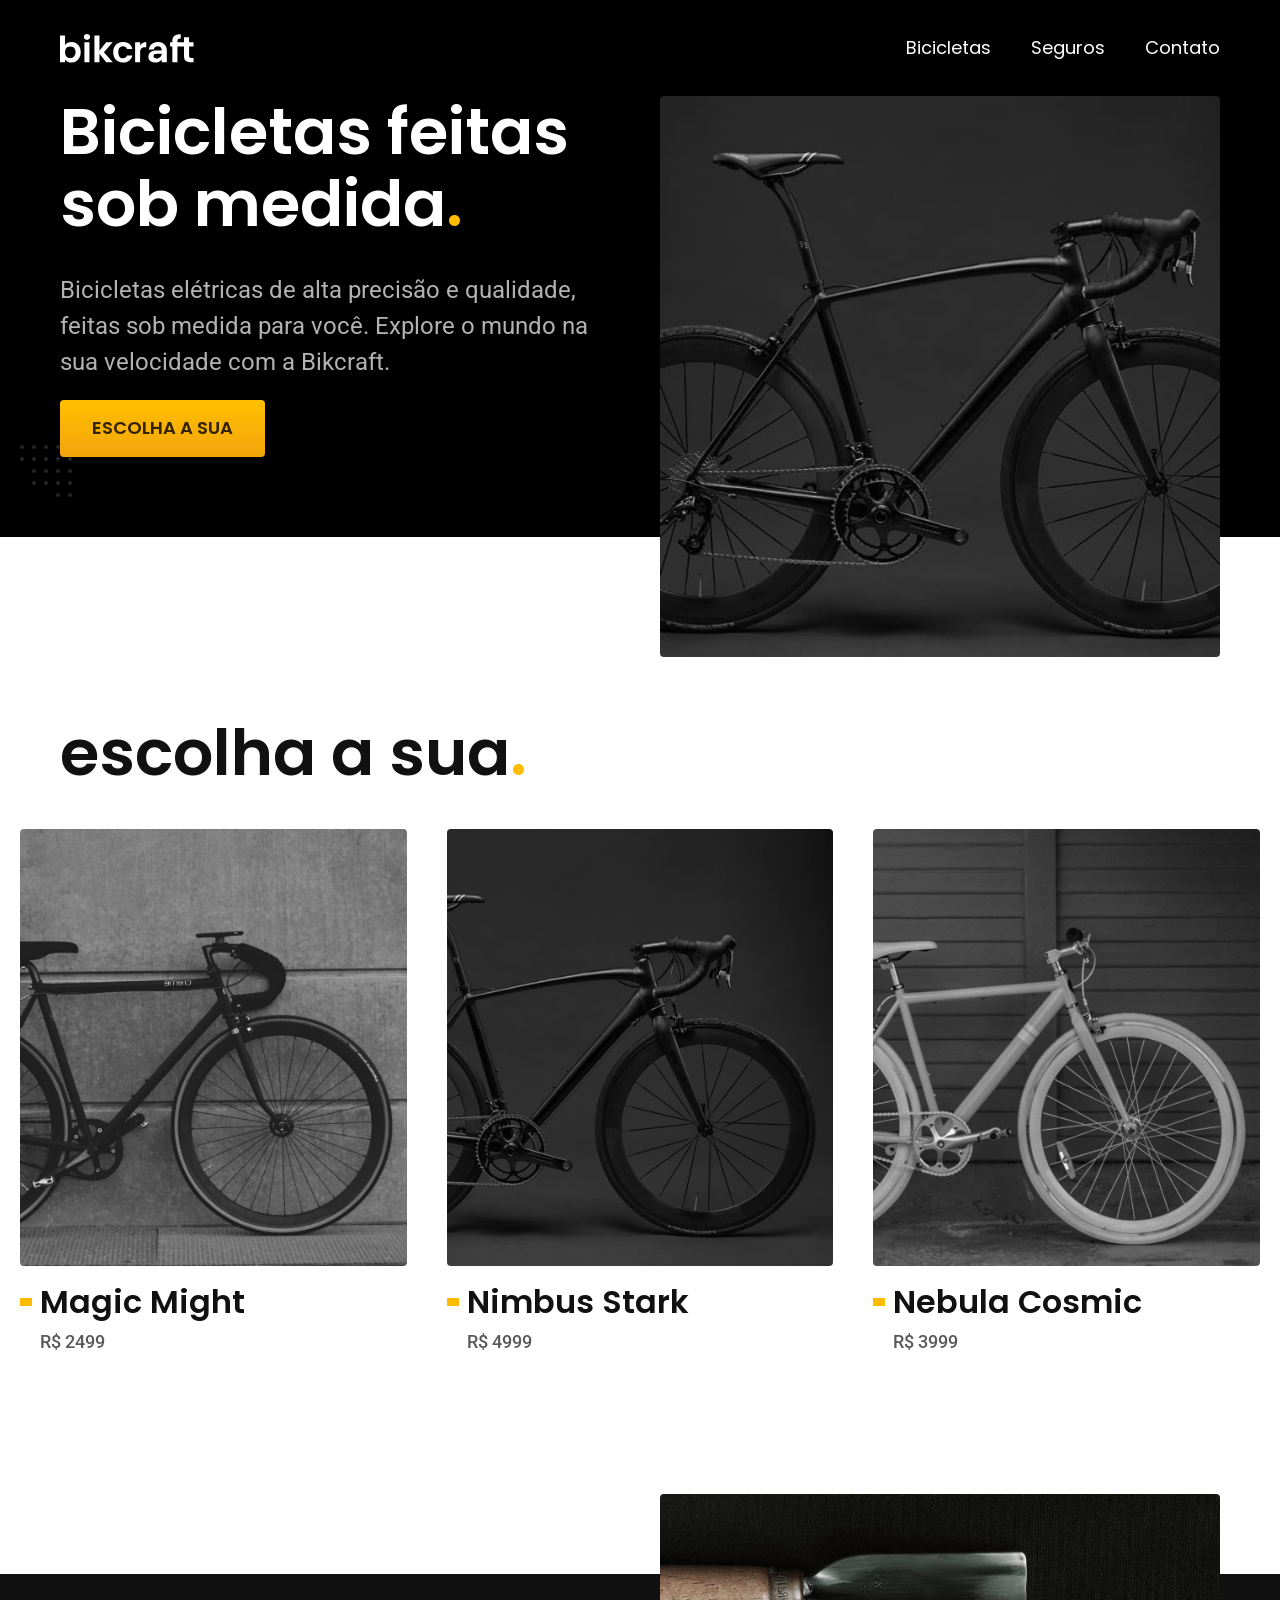
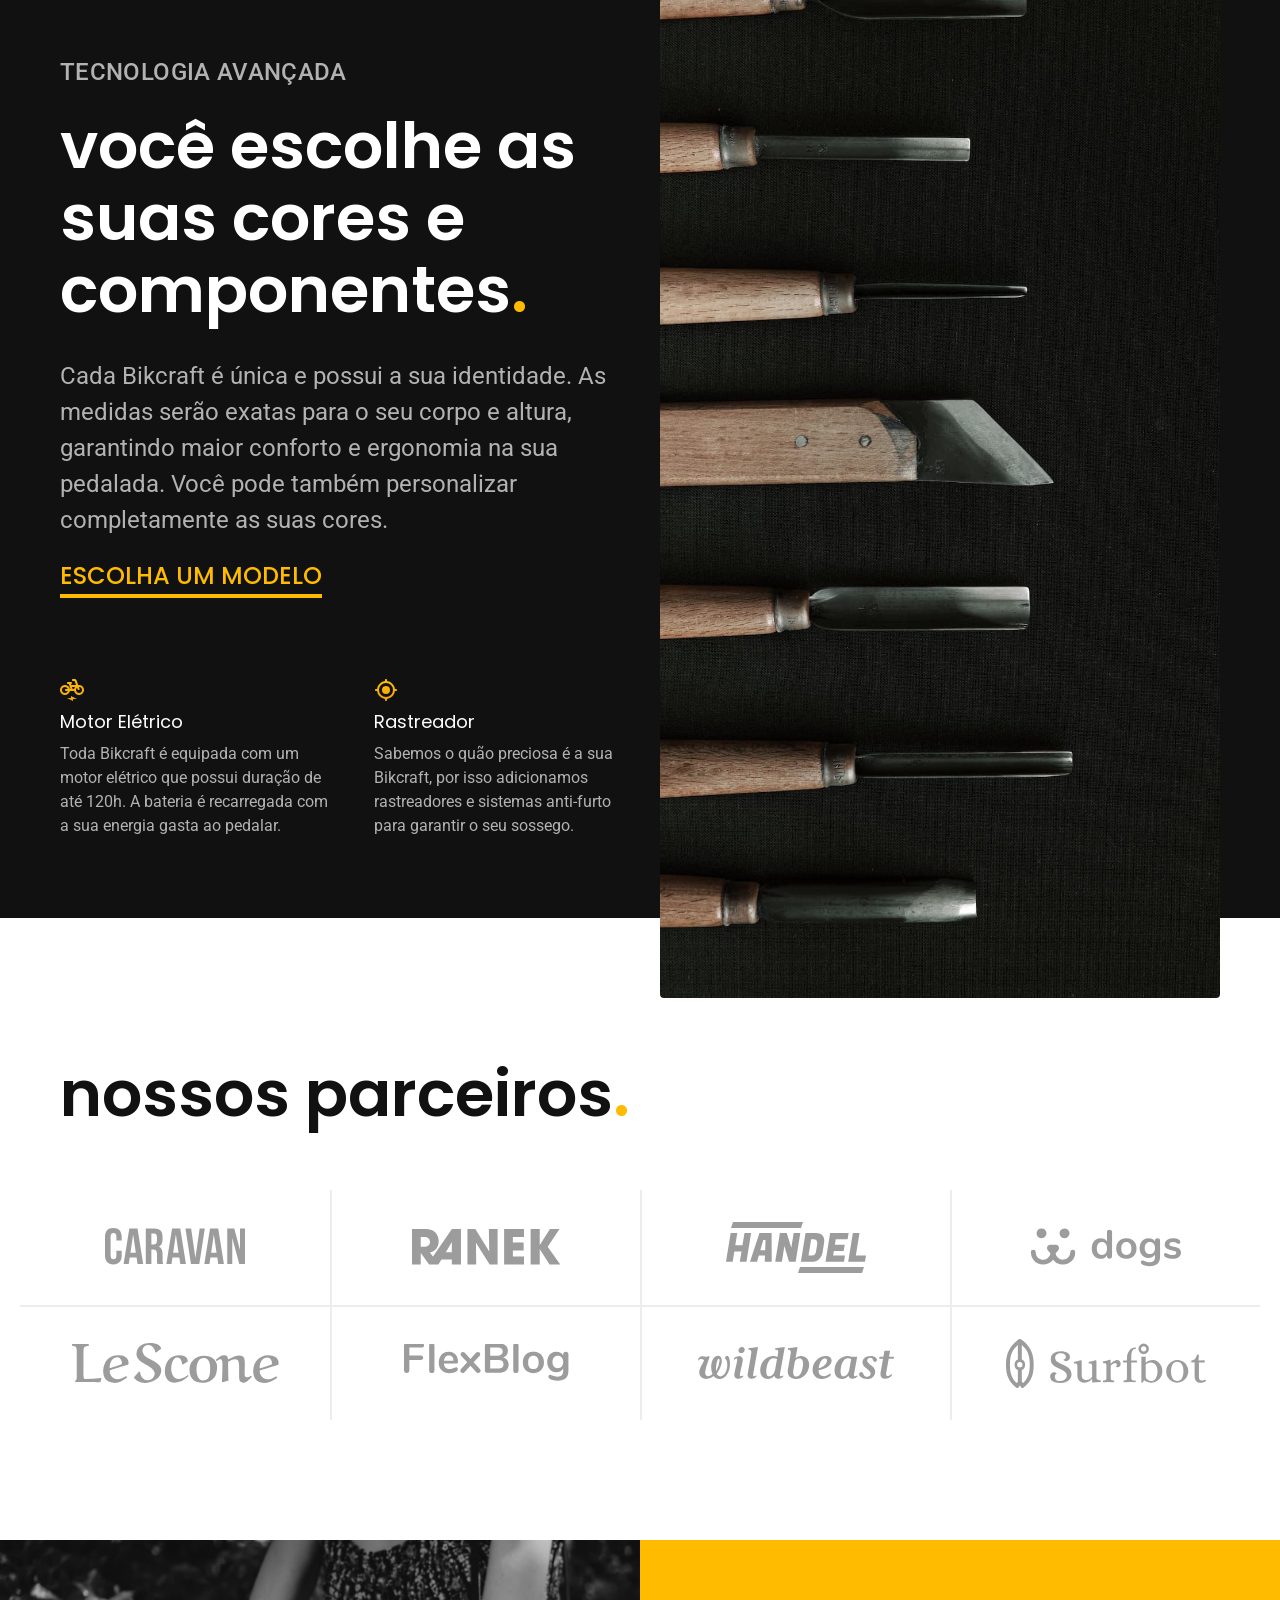
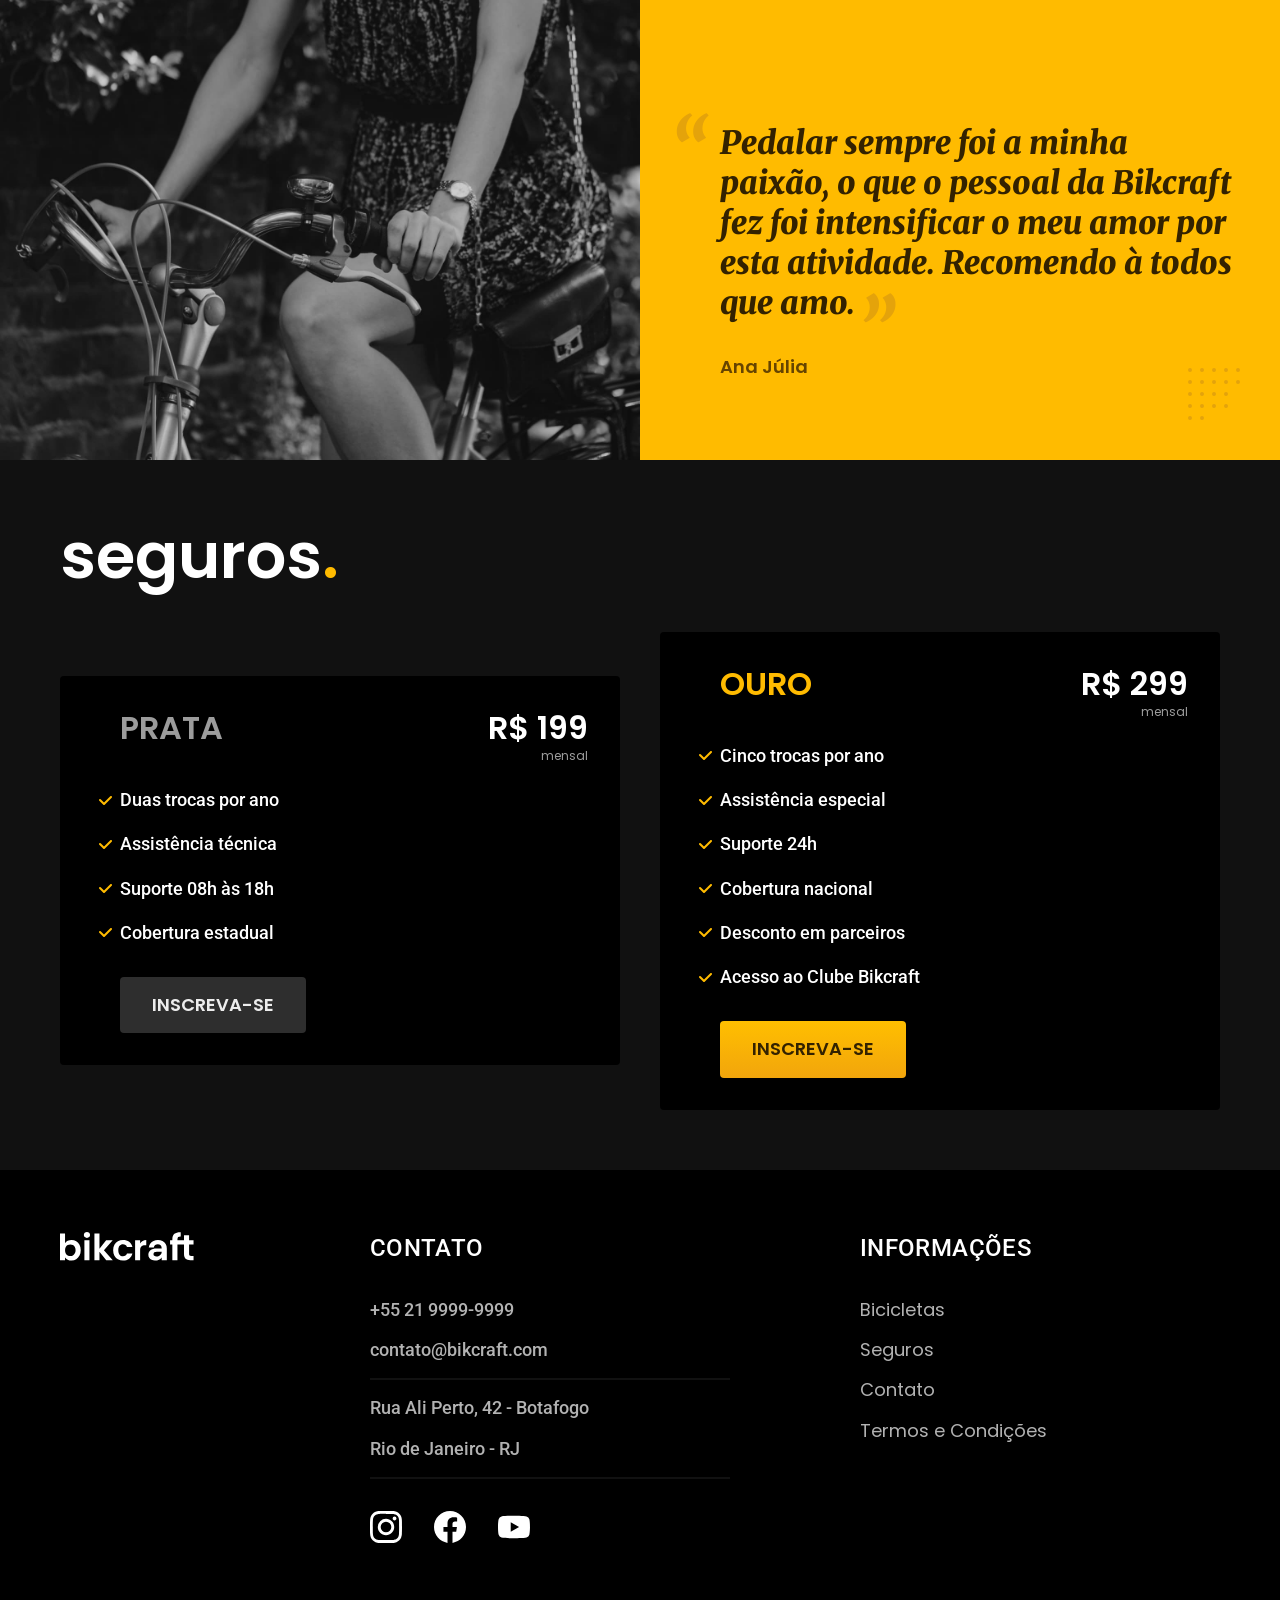
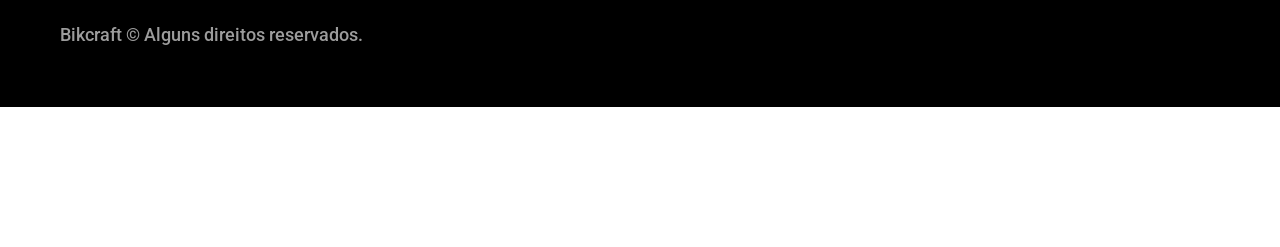
<file: index.html>
<!DOCTYPE html>
<html lang="pt-br">

<head>
  <meta charset="UTF-8">
  <meta name="viewport" content="width=device-width, initial-scale=1.0">

  <title>Bikcraft - Bicicletas Elétricas</title>
  <meta name="description" content="Bicicletas elétricas de alta precisão e qualidade, feitas sob medida para o cliente. Explore o mundo na sua velocidade com a Bikcraft.">
  <link rel="icon" href="./favicon.svg" type="image/svg+xml">
  <link rel="preload" href="./css/style.min.css" as="style">
  <link rel="stylesheet" href="./css/style.min.css">
  <script>document.documentElement.classList.add("js")</script>
  <link rel="preconnect" href="https://fonts.googleapis.com">
  <link rel="preconnect" href="https://fonts.gstatic.com" crossorigin>
  <link href="https://fonts.googleapis.com/css2?family=Merriweather:ital,wght@1,900&family=Poppins:wght@400;600&family=Roboto:wght@400;500&display=swap" rel="stylesheet">

</head>

<body>
  <header class="header-bg">
    <div class="header container">
      <a href="./">
        <img src="./img/bikcraft.svg" width="136" height="32" alt="Bikcraft">
      </a>

      <nav aria-label="primaria">
        <ul class="header-menu font-1-m cor-0">
          <li><a href="./bicicletas.html">Bicicletas</a></li>
          <li><a href="./seguros.html">Seguros</a></li>
          <li><a href="./contato.html">Contato</a></li>
        </ul>
      </nav>
    </div>
  </header>

  <main class="introducao-bg">
    <div class="introducao container">
      <div class="introducao-conteudo">
        <h1 class="font-1-xxl cor-0 fadeInDown" data-anime="200">Bicicletas feitas sob medida<span class="cor-p1">.</span></h1>
        <p class="font-2-l cor-5 fadeInDown" data-anime="400">Bicicletas elétricas de alta precisão e qualidade, feitas sob medida para você. Explore o mundo na sua velocidade com a Bikcraft.</p>
        <a class="botao fadeInDown" data-anime="600" href="./bicicletas.html">Escolha a sua</a>
      </div>
      <picture data-anime="800" class="fadeInDown">
        <source media="(max-width: 800px)" srcset="./img/bicicletas/nimbus.jpg">
        <img src="./img/fotos/introducao.jpg" width="1280" height="1600" alt="Bicicleta elétrica preta.">
      </picture>
    </div>
  </main>

  <article class="bicicletas-lista">
    <h2 class="container font-1-xxl">escolha a sua<span class="cor-p1">.</span></h2>

    <ul>
      <li>
        <a href="./bicicletas/magic.html">
          <img src="./img/bicicletas/magic-home.jpg" alt="Bicicleta preta" width="920" height="1040">
          <h3 class="font-1-xl">Magic Might</h3>
          <span class="font-2-m cor-8">R$ 2499</span>
        </a>
      </li>
      <li>
        <a href="./bicicletas/nimbus.html">
          <img src="./img/bicicletas/nimbus-home.jpg" alt="Bicicleta preta" width="920" height="1040">
          <h3 class="font-1-xl">Nimbus Stark</h3>
          <span class="font-2-m cor-8">R$ 4999</span>
        </a>
      </li>
      <li>
        <a href="./bicicletas/nebula.html">
          <img src="./img/bicicletas/nebula-home.jpg" alt="Bicicleta preta" width="920" height="1040">
          <h3 class="font-1-xl">Nebula Cosmic</h3>
          <span class="font-2-m cor-8">R$ 3999</span>
        </a>
      </li>
    </ul>
  </article>

  <article class="tecnologia-bg">
    <div class="tecnologia container">
      <div class="tecnologia-conteudo">
        <span class="font-2-l-b cor-5">Tecnologia Avançada</span>
        <h2 class="font-1-xxl cor-0">você escolhe as suas cores e componentes<span class="cor-p1">.</span></h2>
        <p class="font-2-l cor-5">Cada Bikcraft é única e possui a sua identidade. As medidas serão exatas para o seu corpo e altura, garantindo maior conforto e ergonomia na sua pedalada. Você pode também personalizar completamente as suas cores.</p>
        <a class="link" href="./bicicletas.html">Escolha um modelo</a>
        <div class="tecnologia-vantagens">
          <div>
            <img src="./img/icones/eletrica.svg" width="24" height="24" alt="">
            <h3 class="font-1-m cor-0">Motor Elétrico</h3>
            <p class="font-2-s cor-5">Toda Bikcraft é equipada com um motor elétrico que possui duração de até 120h. A bateria é recarregada com a sua energia gasta ao pedalar.</p>
          </div>
          <div>
            <img src="./img/icones/rastreador.svg" width="24" height="24" alt="">
            <h3 class="font-1-m cor-0">Rastreador</h3>
            <p class="font-2-s cor-5">Sabemos o quão preciosa é a sua Bikcraft, por isso adicionamos rastreadores e sistemas anti-furto para garantir o seu sossego.</p>
          </div>
        </div>
      </div>
      <div class="tecnologia-imagem">
        <img src="./img/fotos/tecnologia.jpg" width="1200" height="1920" alt="">
      </div>
    </div>
  </article>

  <section class="parceiros" aria-label="Nossos Parceiros">
    <h2 class="container font-1-xxl">nossos parceiros<span class="cor-p1">.</span></h2>

    <ul>
      <li><img src="./img/parceiros/caravan.svg" alt="Caravan" width="140" height="38"></li>
      <li><img src="./img/parceiros/ranek.svg" alt="Ranek" width="149" height="36"></li>
      <li><img src="./img/parceiros/handel.svg" alt="Handel" width="140" height="50"></li>
      <li><img src="./img/parceiros/dogs.svg" alt="Dogs" width="152" height="39"></li>
      <li><img src="./img/parceiros/lescone.svg" alt="LeScone" width="208" height="41"></li>
      <li><img src="./img/parceiros/flexblog.svg" alt="FlexBlog" width="165" height="38"></li>
      <li><img src="./img/parceiros/wildbeast.svg" alt="Wildbeast" width="196" height="34"></li>
      <li><img src="./img/parceiros/surfbot.svg" alt="Surfbot" width="200" height="49"></li>
    </ul>
  </section>

  <section class="depoimento" aria-label="Depoimento">
    <div>
      <img src="./img/fotos/depoimento.jpg" width="1560" height="1360" alt="Pessoa pedalando uma bicicleta Bikcraft">
    </div>
    <div class="depoimento-conteudo">
      <blockquote class="font-1-xl cor-p5">
        <p>Pedalar sempre foi a minha paixão, o que o pessoal da Bikcraft fez foi intensificar o meu amor por esta atividade. Recomendo à todos que amo.</p>
      </blockquote>
      <span class="font-1-m-b cor-p4">Ana Júlia</span>
    </div>
  </section>

  <article class="seguros-bg">
    <div class="seguros container">
      <h2 class="font-1-xxl cor-0">seguros<span class="cor-p1">.</span></h2>
      <div class="seguros-item">
        <h3 class="font-1-xl cor-6">PRATA</h3>
        <span class="font-1-xl cor-0">R$ 199 <span class="font-1-xs cor-6">mensal</span></span>
        <ul class="font-2-m cor-0">
          <li>Duas trocas por ano</li>
          <li>Assistência técnica</li>
          <li>Suporte 08h às 18h</li>
          <li>Cobertura estadual</li>
        </ul>
        <a class="botao secundario" href="./orcamento.html">Inscreva-se</a>
      </div>

      <div class="seguros-item">
        <h3 class="font-1-xl cor-p1">OURO</h3>
        <span class="font-1-xl cor-0">R$ 299 <span class="font-1-xs cor-6">mensal</span></span>
        <ul class="font-2-m cor-0">
          <li>Cinco trocas por ano</li>
          <li>Assistência especial</li>
          <li>Suporte 24h</li>
          <li>Cobertura nacional</li>
          <li>Desconto em parceiros</li>
          <li>Acesso ao Clube Bikcraft</li>
        </ul>
        <a class="botao" href="./orcamento.html">Inscreva-se</a>
      </div>
    </div>
  </article>

  <footer class="footer-bg">
    <div class="footer container">
      <img src="./img/bikcraft.svg" width="136" height="32" alt="Bikcraft">
      <div class="footer-contato">
        <h3 class="font-2-l-b cor-0">Contato</h3>
        <ul class="font-2-m cor-5">
          <li><a href="tel:+552199999999">+55 21 9999-9999</a></li>
          <li><a href="mailto:contato@bikcraft.com">contato@bikcraft.com</a></li>
          <li>Rua Ali Perto, 42 - Botafogo</li>
          <li>Rio de Janeiro - RJ</li>
        </ul>
        <div class="footer-redes">
          <a href="./">
            <img src="./img/redes/instagram.svg" width="32" height="32" alt="Instagram">
          </a>
          <a href="./">
            <img src="./img/redes/facebook.svg" width="32" height="32" alt="Facebook">
          </a>
          <a href="./">
            <img src="./img/redes/youtube.svg" width="32" height="32" alt="Youtube">
          </a>
        </div>
      </div>
      <div class="footer-informacoes">
        <h3 class="font-2-l-b cor-0">Informações</h3>
        <nav>
          <ul class="font-1-m cor-5">
            <li><a href="./bicicletas.html">Bicicletas</a></li>
            <li><a href="./seguros.html">Seguros</a></li>
            <li><a href="./contato.html">Contato</a></li>
            <li><a href="./termos.html">Termos e Condições</a></li>
          </ul>
        </nav>
      </div>
      <p class="footer-copy font-2-m cor-6">Bikcraft © Alguns direitos reservados.</p>
    </div>
  </footer>

  <script src="./js/plugins/simple-anime.js"></script>
  <script src="./js/script.js"></script>
</body>

</html>
</file>
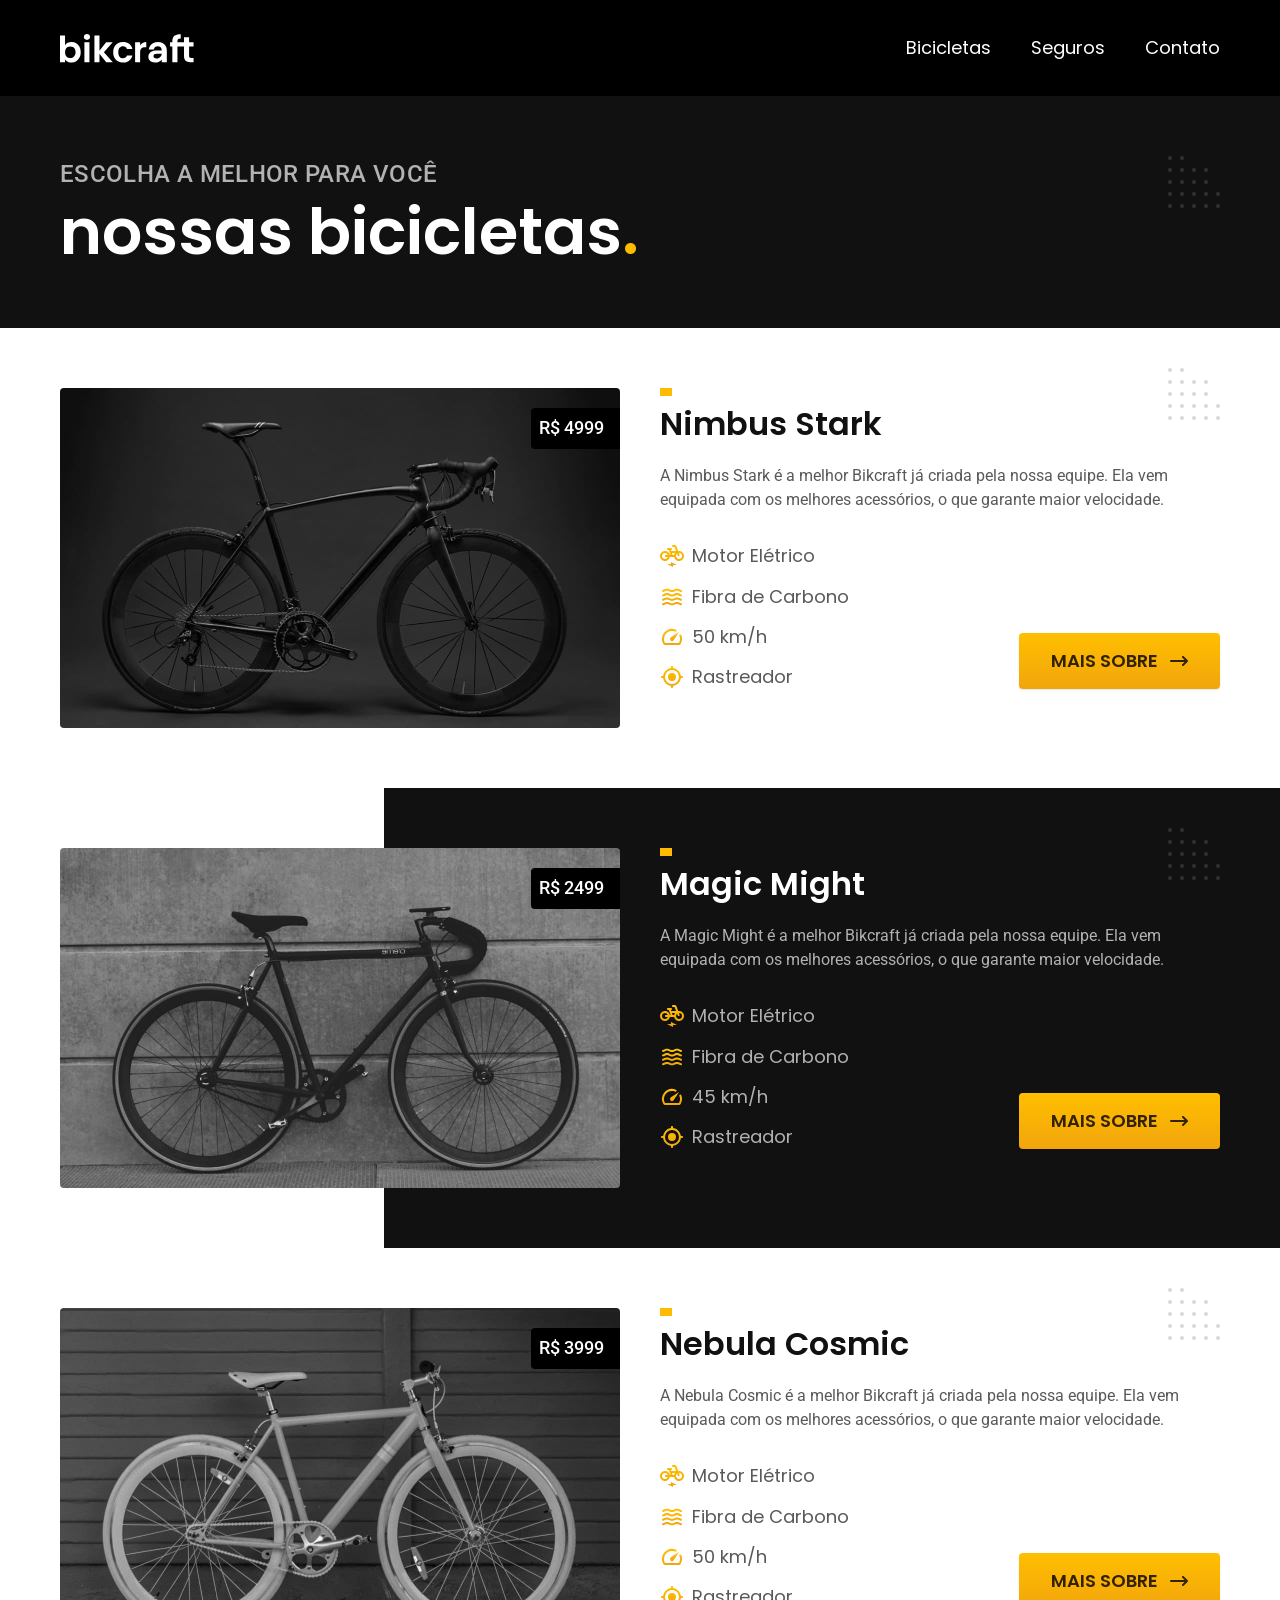
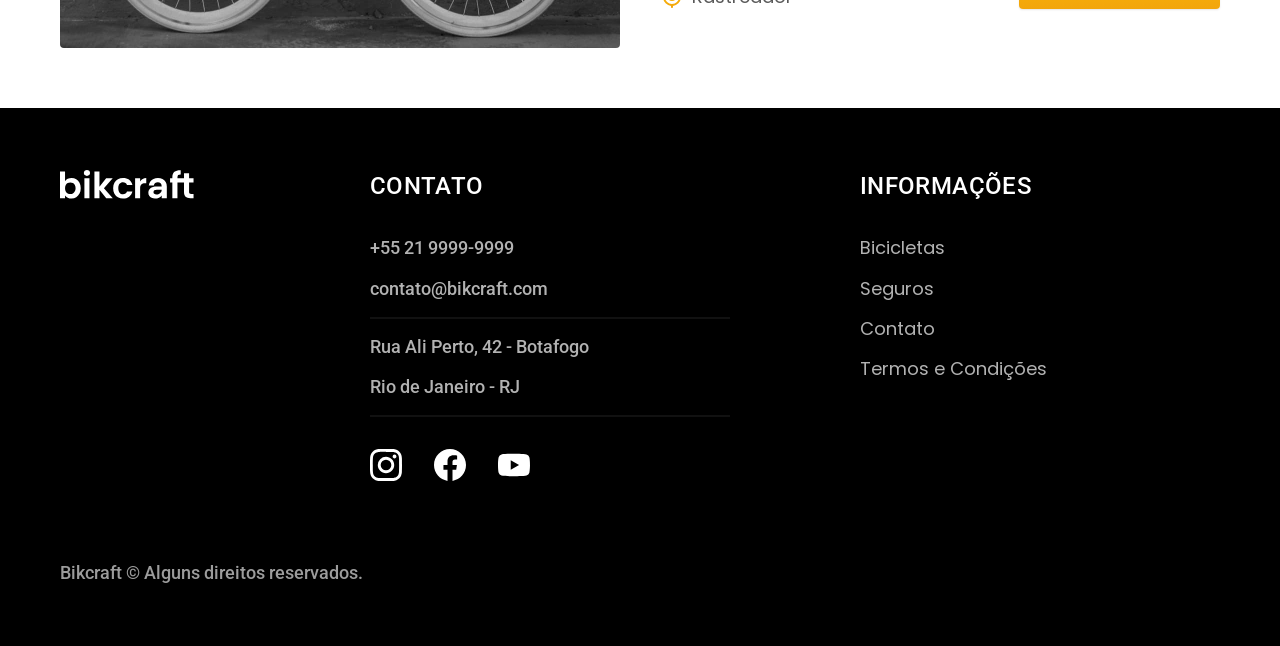
<file: bicicletas.html>
<!DOCTYPE html>
<html lang="pt-br">

<head>
  <meta charset="UTF-8">
  <meta name="viewport" content="width=device-width, initial-scale=1.0">

  <title>Bicicletas | Bikcraft</title>
  <meta name="description" content="Bicicletas">
  <link rel="icon" href="./favicon.svg" type="image/svg+xml">
  <link rel="stylesheet" href="./css/style.min.css">
  <script>document.documentElement.classList.add("js")</script>
  <link rel="preconnect" href="https://fonts.googleapis.com">
  <link rel="preconnect" href="https://fonts.gstatic.com" crossorigin>
  <link href="https://fonts.googleapis.com/css2?family=Merriweather:ital,wght@1,900&family=Poppins:wght@400;600&family=Roboto:wght@400;500&display=swap" rel="stylesheet">
</head>

<body id="bicicletas">
  <header class="header-bg">
    <div class="header container">
      <a href="./">
        <img src="./img/bikcraft.svg" alt="Bikcraft">
      </a>

      <nav aria-label="primaria">
        <ul class="header-menu font-1-m cor-0">
          <li><a href="./bicicletas.html">Bicicletas</a></li>
          <li><a href="./seguros.html">Seguros</a></li>
          <li><a href="./contato.html">Contato</a></li>
        </ul>
      </nav>
    </div>
  </header>

  <main>
    <div class="titulo-bg">
      <div class="titulo container">
        <p class="font-2-l-b cor-5">Escolha a melhor para você</p>
        <h1 class="font-1-xxl cor-0">nossas bicicletas<span class="cor-p1">.</span></h1>
      </div>
    </div>

    <div class="bicicletas container">
      <div class="bicicletas-imagem">
        <img src="./img/bicicletas/nimbus.jpg" alt="Bicicleta preta">
        <span class="font-2-m cor-0">R$ 4999</span>
      </div>
      <div class="bicicletas-conteudo">
        <h2 class="font-1-xl">Nimbus Stark</h2>
        <p class="font-2-s cor-8">A Nimbus Stark é a melhor Bikcraft já criada pela nossa equipe. Ela vem equipada com os melhores acessórios, o que garante maior velocidade.</p>
        <ul class="font-1-m cor-8">
          <li>
            <img src="./img/icones/eletrica.svg" alt="">
            Motor Elétrico
          </li>
          <li>
            <img src="./img/icones/carbono.svg" alt="">
            Fibra de Carbono
          </li>
          <li>
            <img src="./img/icones/velocidade.svg" alt="">
            50 km/h
          </li>
          <li>
            <img src="./img/icones/rastreador.svg" alt="">
            Rastreador
          </li>
        </ul>
        <a class="botao seta" href="./bicicletas/nimbus.html">Mais Sobre</a>
      </div>
    </div>

    <div class="bicicletas-bg">
      <div class="bicicletas container">
        <div class="bicicletas-imagem">
          <img src="./img/bicicletas/magic.jpg" alt="Bicicleta preta">
          <span class="font-2-m cor-0">R$ 2499</span>
        </div>
        <div class="bicicletas-conteudo">
          <h2 class="font-1-xl cor-0">Magic Might</h2>
          <p class="font-2-s cor-5">A Magic Might é a melhor Bikcraft já criada pela nossa equipe. Ela vem equipada com os melhores acessórios, o que garante maior velocidade.</p>
          <ul class="font-1-m cor-5">
            <li>
              <img src="./img/icones/eletrica.svg" alt="">
              Motor Elétrico
            </li>
            <li>
              <img src="./img/icones/carbono.svg" alt="">
              Fibra de Carbono
            </li>
            <li>
              <img src="./img/icones/velocidade.svg" alt="">
              45 km/h
            </li>
            <li>
              <img src="./img/icones/rastreador.svg" alt="">
              Rastreador
            </li>
          </ul>
          <a class="botao seta" href="./bicicletas/magic.html">Mais Sobre</a>
        </div>
      </div>
    </div>

    <div class="bicicletas container">
      <div class="bicicletas-imagem">
        <img src="./img/bicicletas/nebula.jpg" alt="Bicicleta preta">
        <span class="font-2-m cor-0">R$ 3999</span>
      </div>
      <div class="bicicletas-conteudo">
        <h2 class="font-1-xl">Nebula Cosmic</h2>
        <p class="font-2-s cor-8">A Nebula Cosmic é a melhor Bikcraft já criada pela nossa equipe. Ela vem equipada com os melhores acessórios, o que garante maior velocidade.</p>
        <ul class="font-1-m cor-8">
          <li>
            <img src="./img/icones/eletrica.svg" alt="">
            Motor Elétrico
          </li>
          <li>
            <img src="./img/icones/carbono.svg" alt="">
            Fibra de Carbono
          </li>
          <li>
            <img src="./img/icones/velocidade.svg" alt="">
            50 km/h
          </li>
          <li>
            <img src="./img/icones/rastreador.svg" alt="">
            Rastreador
          </li>
        </ul>
        <a class="botao seta" href="./bicicletas/nebula.html">Mais Sobre</a>
      </div>
    </div>

  </main>

  <footer class="footer-bg">
    <div class="footer container">
      <img src="./img/bikcraft.svg" alt="Bikcraft">
      <div class="footer-contato">
        <h3 class="font-2-l-b cor-0">Contato</h3>
        <ul class="font-2-m cor-5">
          <li><a href="tel:+552199999999">+55 21 9999-9999</a></li>
          <li><a href="mailto:contato@bikcraft.com">contato@bikcraft.com</a></li>
          <li>Rua Ali Perto, 42 - Botafogo</li>
          <li>Rio de Janeiro - RJ</li>
        </ul>
        <div class="footer-redes">
          <a href="./">
            <img src="./img/redes/instagram.svg" alt="Instagram">
          </a>
          <a href="./">
            <img src="./img/redes/facebook.svg" alt="Facebook">
          </a>
          <a href="./">
            <img src="./img/redes/youtube.svg" alt="Youtube">
          </a>
        </div>
      </div>
      <div class="footer-informacoes">
        <h3 class="font-2-l-b cor-0">Informações</h3>
        <nav>
          <ul class="font-1-m cor-5">
            <li><a href="./bicicletas.html">Bicicletas</a></li>
            <li><a href="./seguros.html">Seguros</a></li>
            <li><a href="./contato.html">Contato</a></li>
            <li><a href="./termos.html">Termos e Condições</a></li>
          </ul>
        </nav>
      </div>
      <p class="footer-copy font-2-m cor-6">Bikcraft © Alguns direitos reservados.</p>
    </div>
  </footer>
  <script src="./js/script.js"></script>
</body>

</html>
</file>
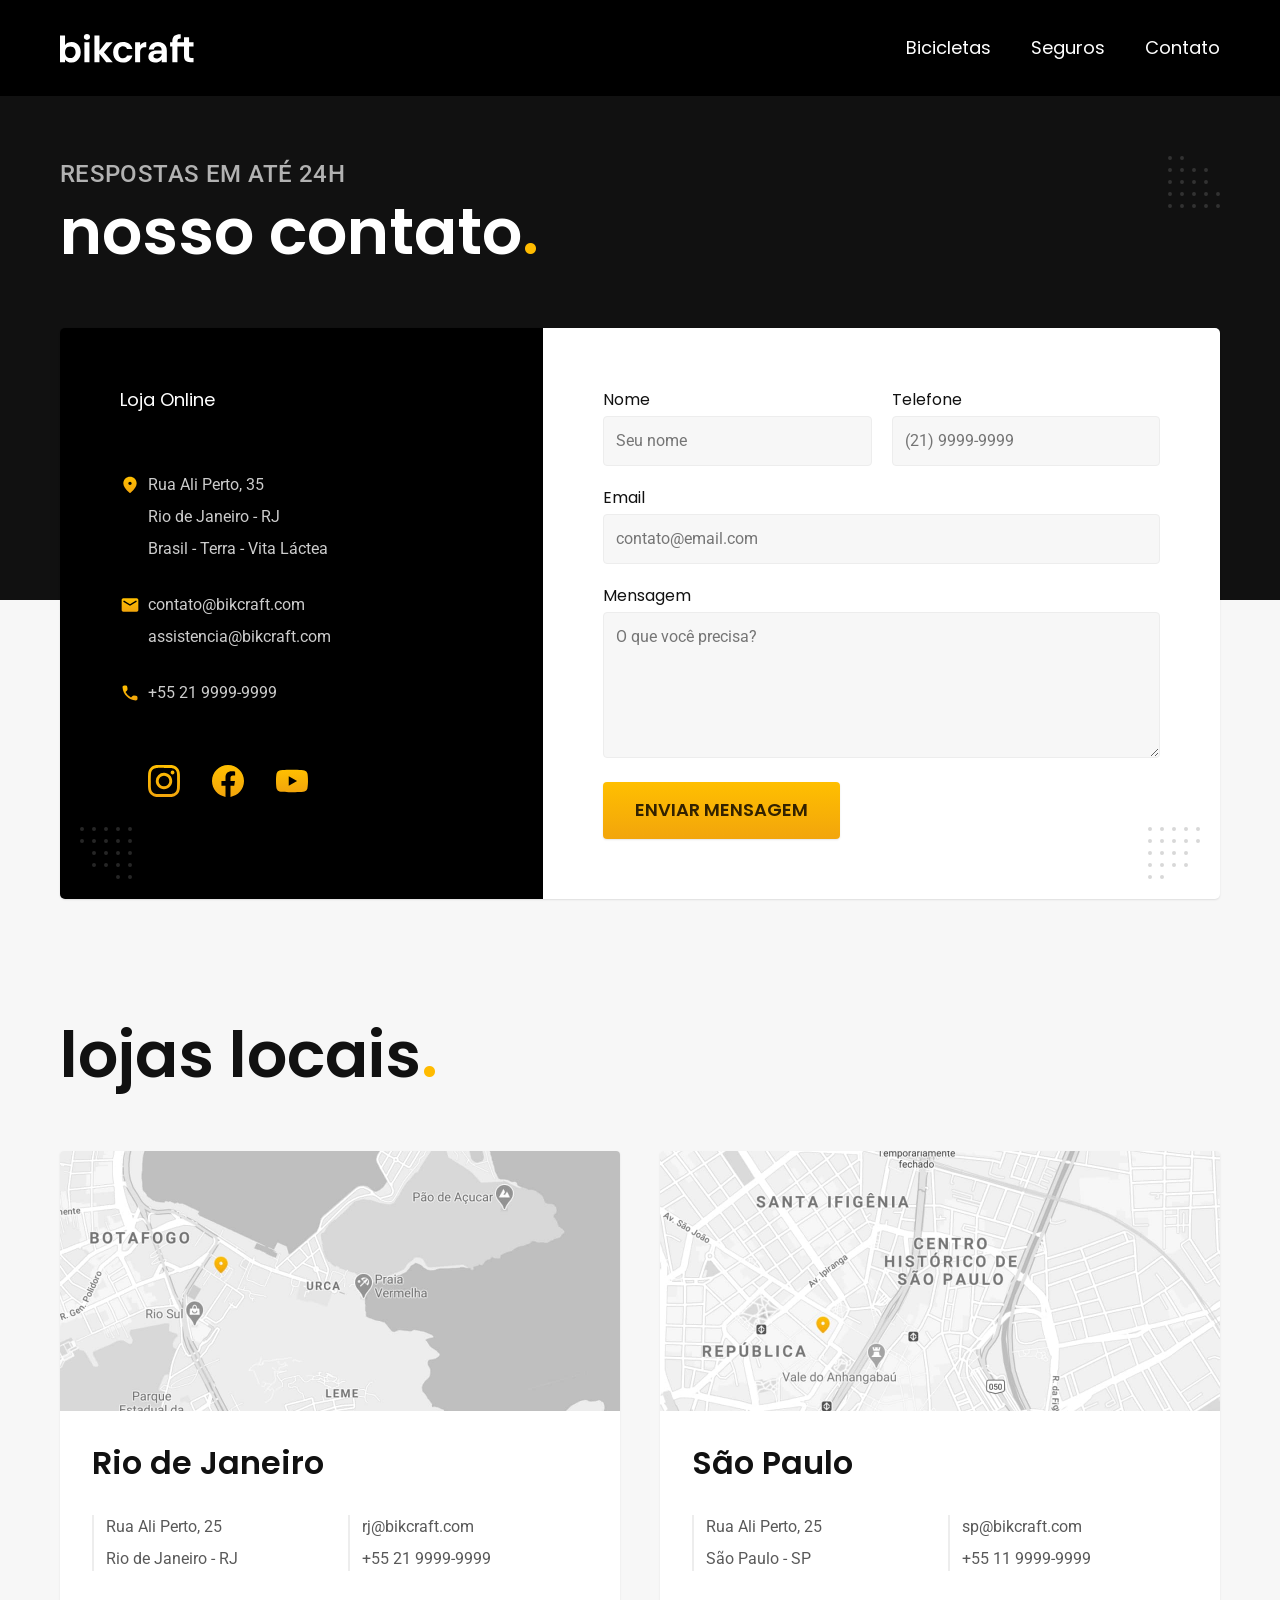
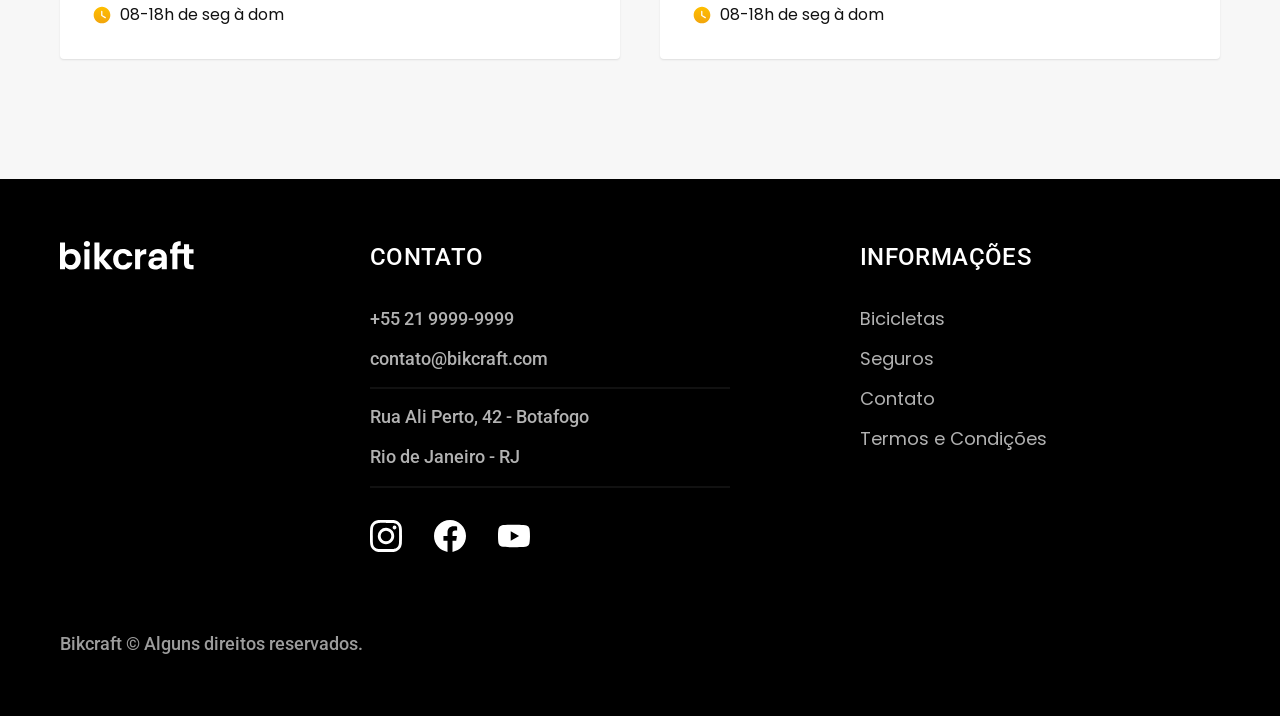
<file: contato.html>
<!DOCTYPE html>
<html lang="pt-br">

<head>
  <meta charset="UTF-8">
  <meta name="viewport" content="width=device-width, initial-scale=1.0">

  <title>Contato | Bikcraft</title>
  <meta name="description" content="Contato.">
  <link rel="icon" href="./favicon.svg" type="image/svg+xml">
  <link rel="stylesheet" href="./css/style.min.css">
  <script>document.documentElement.classList.add("js")</script>
  <link rel="preconnect" href="https://fonts.googleapis.com">
  <link rel="preconnect" href="https://fonts.gstatic.com" crossorigin>
  <link href="https://fonts.googleapis.com/css2?family=Merriweather:ital,wght@1,900&family=Poppins:wght@400;600&family=Roboto:wght@400;500&display=swap" rel="stylesheet">

</head>

<body id="contato">
  <header class="header-bg">
    <div class="header container">
      <a href="./">
        <img src="./img/bikcraft.svg" alt="Bikcraft">
      </a>

      <nav aria-label="primaria">
        <ul class="header-menu font-1-m cor-0">
          <li><a href="./bicicletas.html">Bicicletas</a></li>
          <li><a href="./seguros.html">Seguros</a></li>
          <li><a href="./contato.html">Contato</a></li>
        </ul>
      </nav>
    </div>
  </header>

  <main>
    <div class="titulo-bg">
      <div class="titulo container">
        <p class="font-2-l-b cor-5">Respostas em até 24h</p>
        <h1 class="font-1-xxl cor-0">nosso contato<span class="cor-p1">.</span></h1>
      </div>
    </div>

    <div class="contato container">
      <section class="contato-dados" aria-label="Endereço">
        <h2 class="font-1-m cor-0">Loja Online</h2>
        <div class="contato-endereco font-2-s cor-4">
          <p>Rua Ali Perto, 35</p>
          <p>Rio de Janeiro - RJ</p>
          <p>Brasil - Terra - Vita Láctea</p>
        </div>
        <address class="contato-meios font-2-s cor-4">
          <a href="mailto:contato@bikcraft.com">contato@bikcraft.com</a>
          <a href="mailto:assistencia@bikcraft.com">assistencia@bikcraft.com</a>
          <a href="tel:+552199999999">+55 21 9999-9999</a>
        </address>
        <div class="contato-redes">
          <a href="./">
            <img src="./img/redes/instagram-p.svg" alt="Instagram">
          </a>
          <a href="./">
            <img src="./img/redes/facebook-p.svg" alt="Facebook">
          </a>
          <a href="./">
            <img src="./img/redes/youtube-p.svg" alt="Youtube">
          </a>
        </div>
      </section>
      <section class="contato-formulario" aria-label="Formulário">
        <form class="form" action="./contato.html">
          <div>
            <label for="nome">Nome</label>
            <input type="text" id="nome" name="nome" placeholder="Seu nome">
          </div>
          <div>
            <label for="telefone">Telefone</label>
            <input type="text" id="telefone" name="telefone" placeholder="(21) 9999-9999">
          </div>
          <div class="col-2">
            <label for="email">Email</label>
            <input type="email" id="email" name="email" placeholder="contato@email.com">
          </div>
          <div class="col-2">
            <label for="mensagem">Mensagem</label>
            <textarea rows="5" id="mensagem" name="mensagem" placeholder="O que você precisa?"></textarea>
          </div>
          <button class="botao col-2">Enviar Mensagem</button>
        </form>
      </section>
    </div>
  </main>

  <article class="lojas container">
    <h2 class="font-1-xxl">lojas locais<span class="cor-p1">.</span></h2>
    <div class="lojas-item">
      <img src="./img/lojas/rj.jpg" alt="mapa marcando o endereço em Rua Ali Perto, 25 - Rio de Janeiro - RJ">
      <div class="lojas-conteudo">
        <h3 class="font-1-xl">Rio de Janeiro</h3>
        <div class="lojas-dados font-2-s cor-8">
          <p>Rua Ali Perto, 25</p>
          <p>Rio de Janeiro - RJ</p>
        </div>
        <div class="lojas-dados font-2-s cor-8">
          <a href="mailto:rj@bikcraft.com">rj@bikcraft.com</a>
          <a href="tel:+552199999999">+55 21 9999-9999</a>
        </div>
        <p class="lojas-tempo font-1-s"><img src="./img/icones/horario.svg" alt="">08-18h de seg à dom</p>
      </div>
    </div>

    <div class="lojas-item">
      <img src="./img/lojas/sp.jpg" alt="mapa marcando o endereço em Rua Ali Perto, 25 - São Paulo - SP">
      <div class="lojas-conteudo">
        <h3 class="font-1-xl">São Paulo</h3>
        <div class="lojas-dados font-2-s cor-8">
          <p>Rua Ali Perto, 25</p>
          <p>São Paulo - SP</p>
        </div>
        <div class="lojas-dados font-2-s cor-8">
          <a href="mailto:sp@bikcraft.com">sp@bikcraft.com</a>
          <a href="tel:+551199999999">+55 11 9999-9999</a>
        </div>
        <p class="lojas-tempo font-1-s"><img src="./img/icones/horario.svg" alt="">08-18h de seg à dom</p>
      </div>
    </div>
  </article>

  <footer class="footer-bg">
    <div class="footer container">
      <img src="./img/bikcraft.svg" alt="Bikcraft">
      <div class="footer-contato">
        <h3 class="font-2-l-b cor-0">Contato</h3>
        <ul class="font-2-m cor-5">
          <li><a href="tel:+552199999999">+55 21 9999-9999</a></li>
          <li><a href="mailto:contato@bikcraft.com">contato@bikcraft.com</a></li>
          <li>Rua Ali Perto, 42 - Botafogo</li>
          <li>Rio de Janeiro - RJ</li>
        </ul>
        <div class="footer-redes">
          <a href="./">
            <img src="./img/redes/instagram.svg" alt="Instagram">
          </a>
          <a href="./">
            <img src="./img/redes/facebook.svg" alt="Facebook">
          </a>
          <a href="./">
            <img src="./img/redes/youtube.svg" alt="Youtube">
          </a>
        </div>
      </div>
      <div class="footer-informacoes">
        <h3 class="font-2-l-b cor-0">Informações</h3>
        <nav>
          <ul class="font-1-m cor-5">
            <li><a href="./bicicletas.html">Bicicletas</a></li>
            <li><a href="./seguros.html">Seguros</a></li>
            <li><a href="./contato.html">Contato</a></li>
            <li><a href="./termos.html">Termos e Condições</a></li>
          </ul>
        </nav>
      </div>
      <p class="footer-copy font-2-m cor-6">Bikcraft © Alguns direitos reservados.</p>
    </div>
  </footer>
  <script src="./js/script.js"></script>
</body>

</html>
</file>
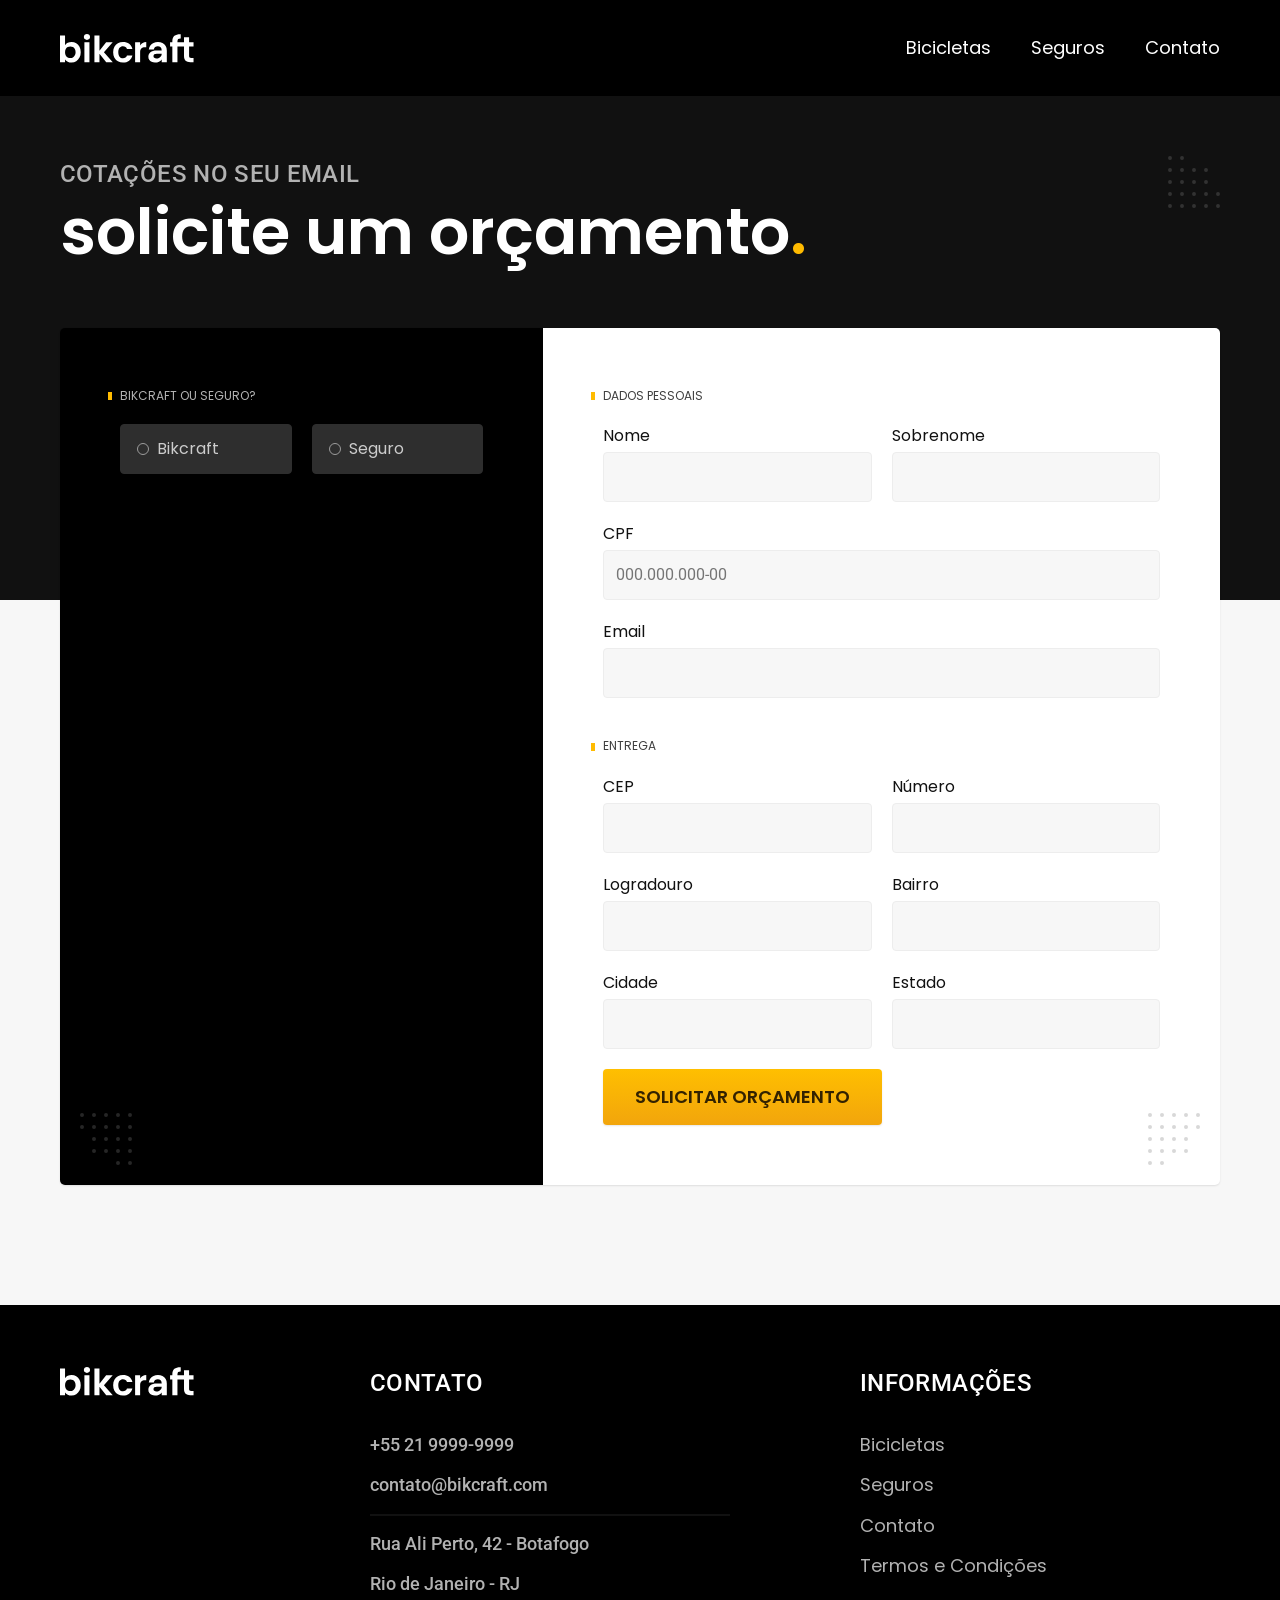
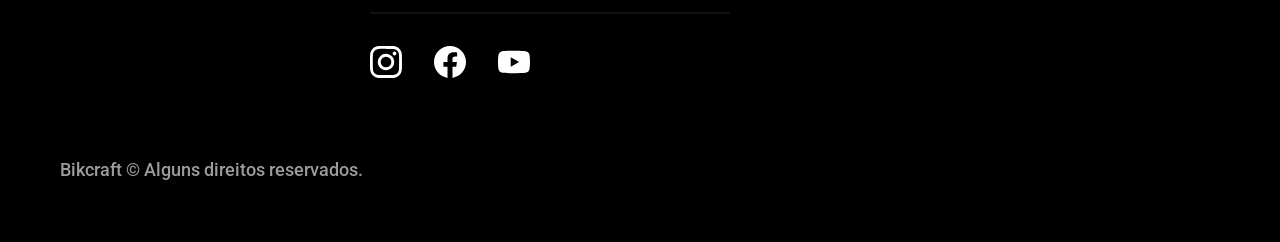
<file: orcamento.html>
<!DOCTYPE html>
<html lang="pt-br">

<head>
  <meta charset="UTF-8">
  <meta name="viewport" content="width=device-width, initial-scale=1.0">

  <title>Orçamento | Bikcraft</title>
  <meta name="description" content="Orçamento.">
  <link rel="icon" href="./favicon.svg" type="image/svg+xml">
  <link rel="stylesheet" href="./css/style.min.css">
  <script>document.documentElement.classList.add("js")</script>
  <link rel="preconnect" href="https://fonts.googleapis.com">
  <link rel="preconnect" href="https://fonts.gstatic.com" crossorigin>
  <link href="https://fonts.googleapis.com/css2?family=Merriweather:ital,wght@1,900&family=Poppins:wght@400;600&family=Roboto:wght@400;500&display=swap" rel="stylesheet">
</head>

<body id="orcamento">
  <header class="header-bg">
    <div class="header container">
      <a href="./">
        <img src="./img/bikcraft.svg" alt="Bikcraft">
      </a>

      <nav aria-label="primaria">
        <ul class="header-menu font-1-m cor-0">
          <li><a href="./bicicletas.html">Bicicletas</a></li>
          <li><a href="./seguros.html">Seguros</a></li>
          <li><a href="./contato.html">Contato</a></li>
        </ul>
      </nav>
    </div>
  </header>

  <main>
    <div class="titulo-bg">
      <div class="titulo container">
        <p class="font-2-l-b cor-5">Cotações no seu email</p>
        <h1 class="font-1-xxl cor-0">solicite um orçamento<span class="cor-p1">.</span></h1>
      </div>
    </div>

    <form class="orcamento container" action="./orcamento.html">
      <div class="orcamento-produto">
        <h2 class="font-1-xs cor-5">Bikcraft ou Seguro?</h2>

        <input type="radio" name="tipo" value="bikcraft" id="bikcraft">
        <label for="bikcraft">Bikcraft</label>

        <input type="radio" name="tipo" value="seguro" id="seguro">
        <label for="seguro">Seguro</label>

        <div class="orcamento-conteudo" id="orcamento-bikcraft">
          <h2 class="font-1-xs cor-5">Escolha a sua</h2>

          <input type="radio" name="produto" value="nimbus" id="nimbus">
          <label for="nimbus">Nimbus Stark <span>R$ 4999</span></label>
          <div class="orcamento-detalhes">
            <ul class="font-1-xs cor-8">
              <li><img src="./img/icones/eletrica.svg" alt=""> Motor Elétrico</li>
              <li><img src="./img/icones/carbono.svg" alt=""> Fibra de Carbono</li>
              <li><img src="./img/icones/velocidade.svg" alt=""> 50 km/h</li>
              <li><img src="./img/icones/rastreador.svg" alt=""> Rastreador</li>
            </ul>
            <img src="./img/bicicletas/nimbus.jpg" alt="Bicicleta preta">
          </div>

          <input type="radio" name="produto" value="magic" id="magic">
          <label for="magic">Magic Might <span>R$ 2499</span></label>
          <div class="orcamento-detalhes">
            <ul class="font-1-xs cor-8">
              <li><img src="./img/icones/eletrica.svg" alt=""> Motor Elétrico</li>
              <li><img src="./img/icones/carbono.svg" alt=""> Fibra de Carbono</li>
              <li><img src="./img/icones/velocidade.svg" alt=""> 45 km/h</li>
              <li><img src="./img/icones/rastreador.svg" alt=""> Rastreador</li>
            </ul>
            <img src="./img/bicicletas/magic.jpg" alt="Bicicleta preta">
          </div>

          <input type="radio" name="produto" value="nebula" id="nebula">
          <label for="nebula">Nebula Cosmic <span>R$ 3999</span></label>
          <div class="orcamento-detalhes">
            <ul class="font-1-xs cor-8">
              <li><img src="./img/icones/eletrica.svg" alt=""> Motor Elétrico</li>
              <li><img src="./img/icones/carbono.svg" alt=""> Fibra de Carbono</li>
              <li><img src="./img/icones/velocidade.svg" alt=""> 40 km/h</li>
              <li><img src="./img/icones/rastreador.svg" alt=""> Rastreador</li>
            </ul>
            <img src="./img/bicicletas/nebula.jpg" alt="Bicicleta branca">
          </div>

        </div>

        <div class="orcamento-conteudo" id="orcamento-seguro">
          <h2 class="font-1-xs cor-5">Escolha o plano</h2>

          <input type="radio" name="produto" value="prata" id="prata">
          <label for="prata">Prata <span>R$ 199</span></label>

          <input type="radio" name="produto" value="ouro" id="ouro">
          <label for="ouro">Ouro <span>R$ 299</span></label>
        </div>
      </div>
      <div class="orcamento-dados form">
        <h2 class="font-1-xs cor-9 col-2">dados pessoais</h2>
        <div>
          <label for="nome">Nome</label>
          <input type="text" id="nome" name="nome">
        </div>
        <div>
          <label for="sobrenome">Sobrenome</label>
          <input type="text" id="sobrenome" name="sobrenome">
        </div>
        <div class="col-2">
          <label for="cpf">CPF</label>
          <input type="text" id="cpf" name="cpf" placeholder="000.000.000-00">
        </div>
        <div class="col-2">
          <label for="email">Email</label>
          <input type="email" id="email" name="email">
        </div>
        <h2 class="font-1-xs cor-9 col-2">entrega</h2>
        <div>
          <label for="cep">CEP</label>
          <input type="text" id="cep" name="cep">
        </div>
        <div>
          <label for="numero">Número</label>
          <input type="text" id="numero" name="numero">
        </div>
        <div>
          <label for="logradouro">Logradouro</label>
          <input type="text" id="logradouro" name="logradouro">
        </div>
        <div>
          <label for="bairro">Bairro</label>
          <input type="text" id="bairro" name="bairro">
        </div>
        <div>
          <label for="cidade">Cidade</label>
          <input type="text" id="cidade" name="cidade">
        </div>
        <div>
          <label for="estado">Estado</label>
          <input type="text" id="estado" name="estado">
        </div>
        <button class="botao col-2">Solicitar Orçamento</button>
      </div>
    </form>
  </main>

  <footer class="footer-bg">
    <div class="footer container">
      <img src="./img/bikcraft.svg" alt="Bikcraft">
      <div class="footer-contato">
        <h3 class="font-2-l-b cor-0">Contato</h3>
        <ul class="font-2-m cor-5">
          <li><a href="tel:+552199999999">+55 21 9999-9999</a></li>
          <li><a href="mailto:contato@bikcraft.com">contato@bikcraft.com</a></li>
          <li>Rua Ali Perto, 42 - Botafogo</li>
          <li>Rio de Janeiro - RJ</li>
        </ul>
        <div class="footer-redes">
          <a href="./">
            <img src="./img/redes/instagram.svg" alt="Instagram">
          </a>
          <a href="./">
            <img src="./img/redes/facebook.svg" alt="Facebook">
          </a>
          <a href="./">
            <img src="./img/redes/youtube.svg" alt="Youtube">
          </a>
        </div>
      </div>
      <div class="footer-informacoes">
        <h3 class="font-2-l-b cor-0">Informações</h3>
        <nav>
          <ul class="font-1-m cor-5">
            <li><a href="./bicicletas.html">Bicicletas</a></li>
            <li><a href="./seguros.html">Seguros</a></li>
            <li><a href="./contato.html">Contato</a></li>
            <li><a href="./termos.html">Termos e Condições</a></li>
          </ul>
        </nav>
      </div>
      <p class="footer-copy font-2-m cor-6">Bikcraft © Alguns direitos reservados.</p>
    </div>
  </footer>
  <script src="./js/script.js"></script>
</body>

</html>
</file>
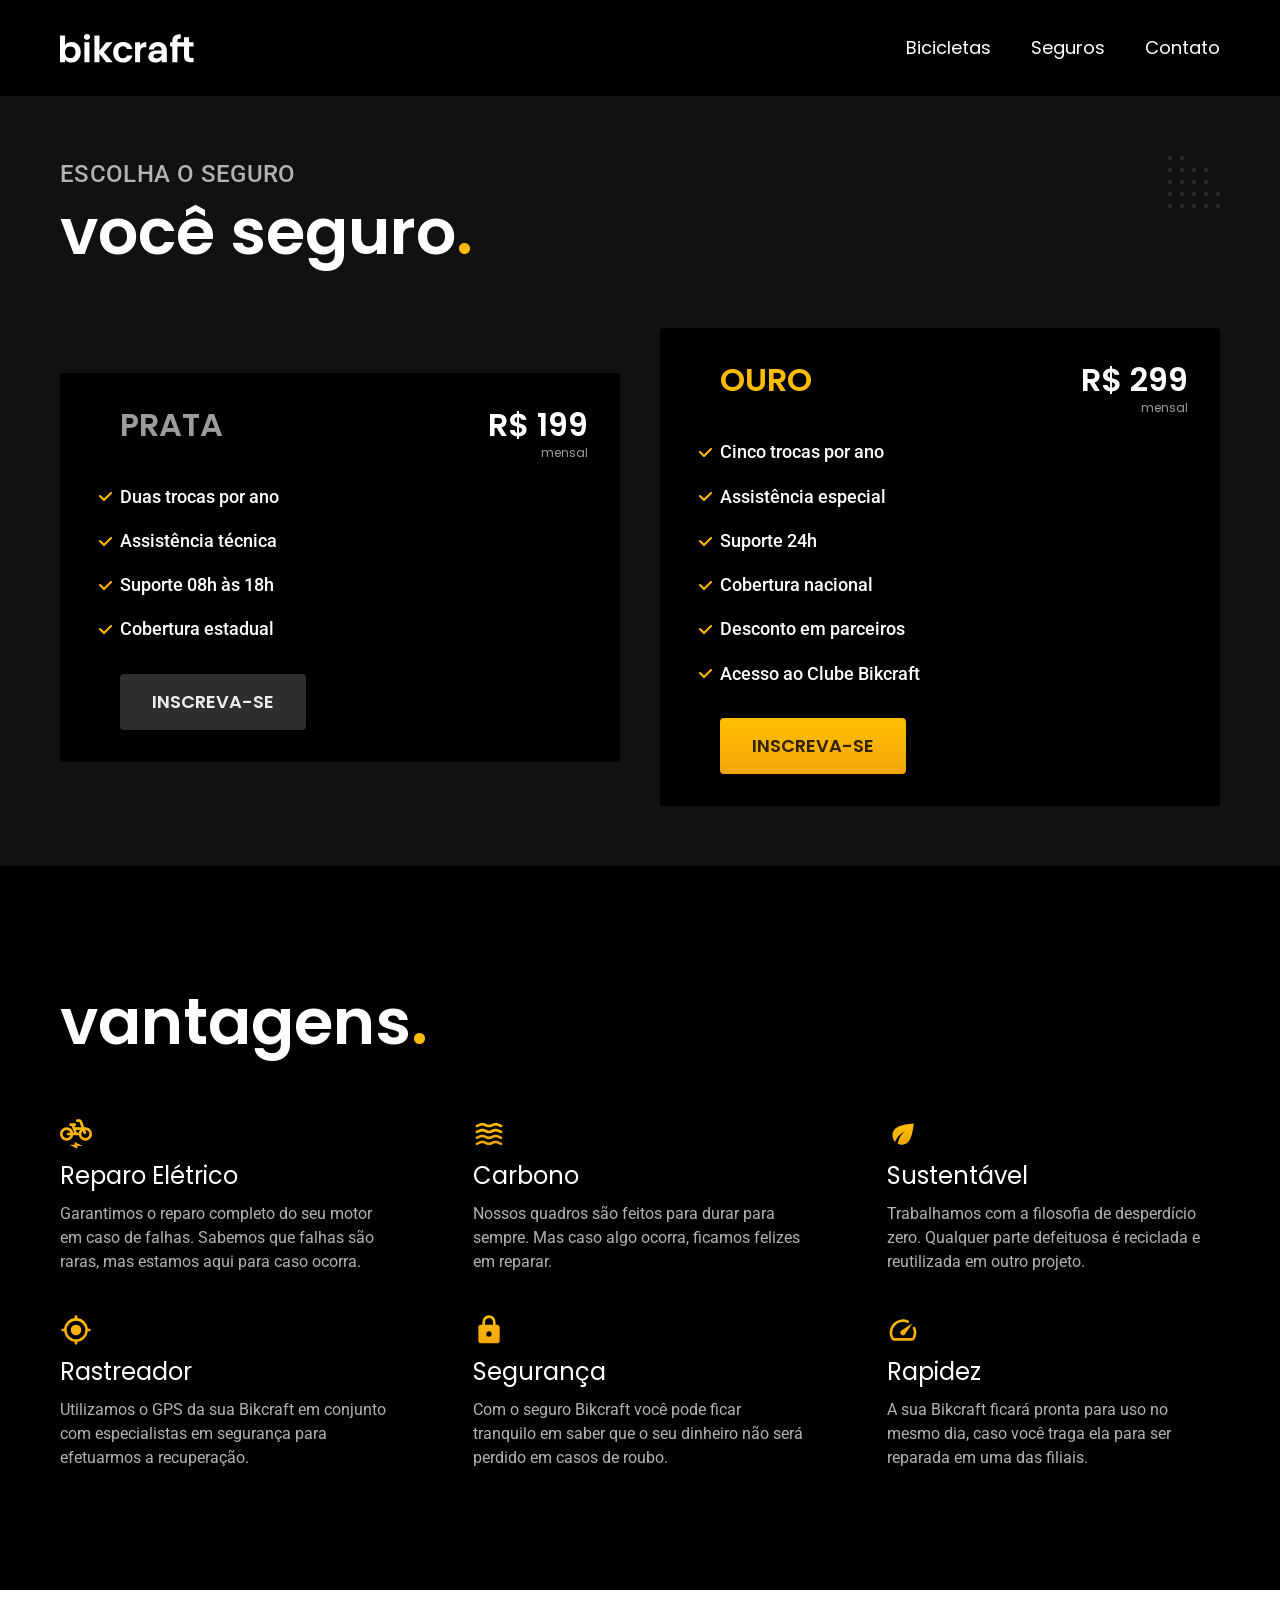
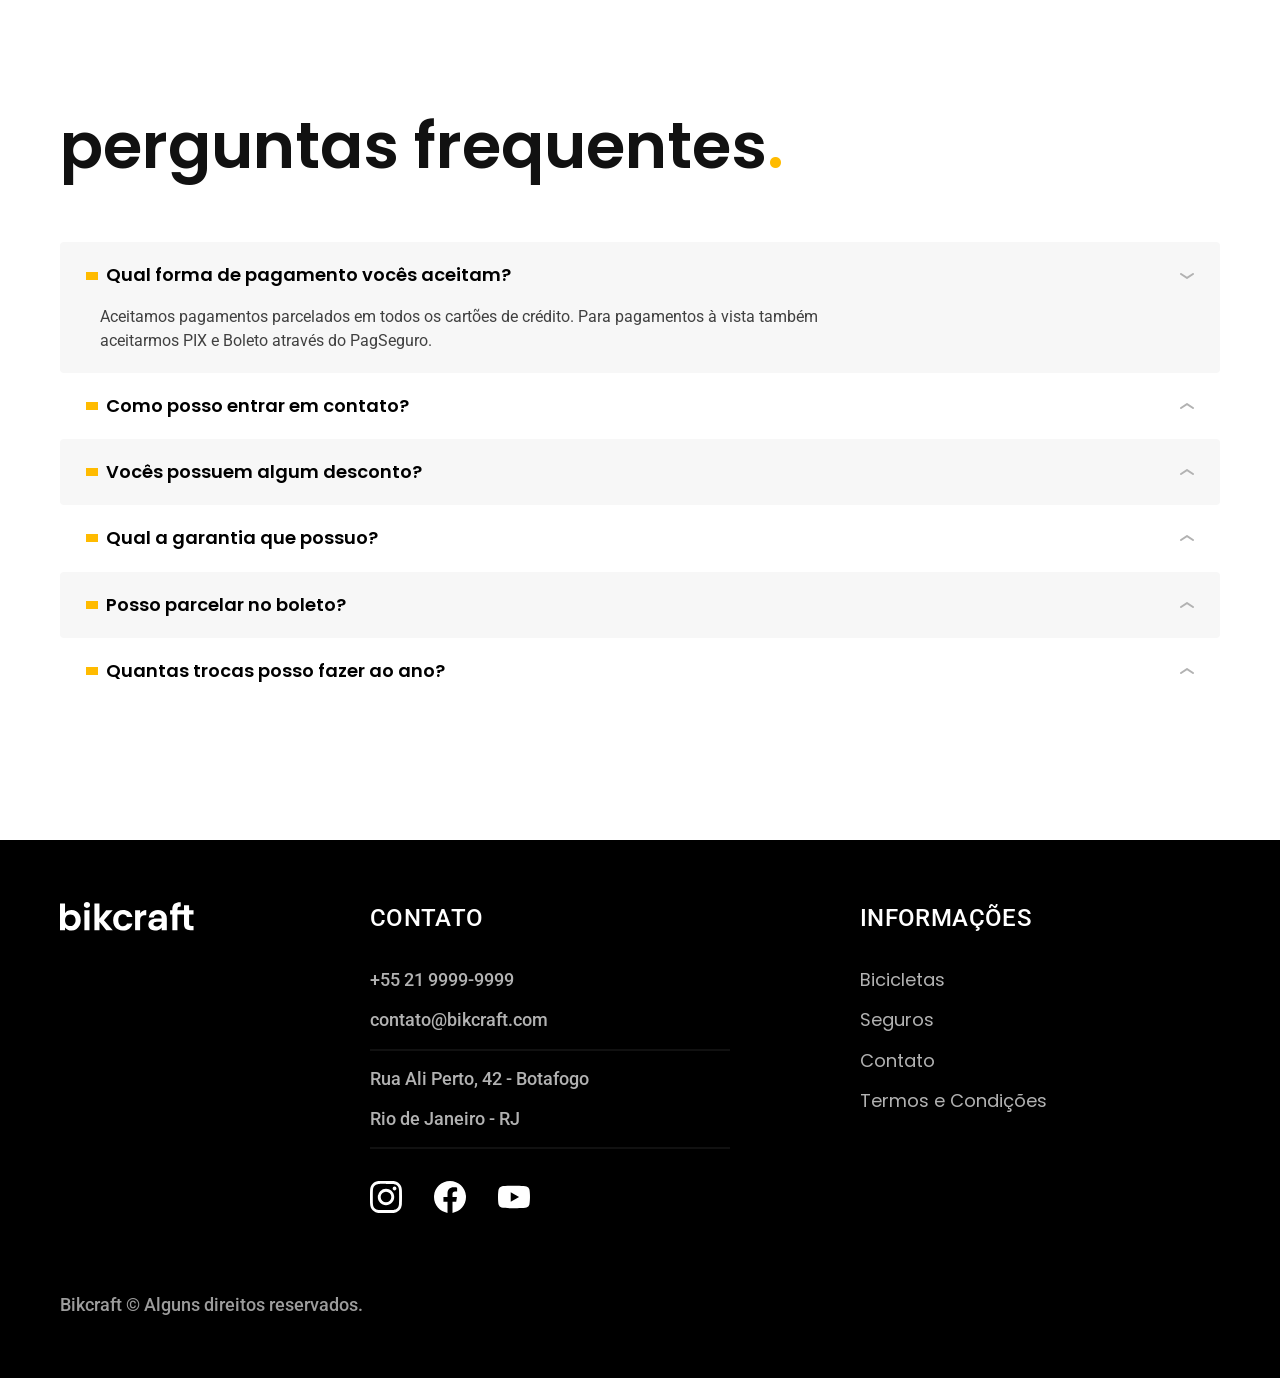
<file: seguros.html>
<!DOCTYPE html>
<html lang="pt-br">

<head>
  <meta charset="UTF-8">
  <meta name="viewport" content="width=device-width, initial-scale=1.0">

  <title>Seguros | Bikcraft</title>
  <meta name="description" content="Seguros.">
  <link rel="icon" href="./favicon.svg" type="image/svg+xml">
  <link rel="stylesheet" href="./css/style.min.css">
  <script>document.documentElement.classList.add("js")</script>
  <link rel="preconnect" href="https://fonts.googleapis.com">
  <link rel="preconnect" href="https://fonts.gstatic.com" crossorigin>
  <link href="https://fonts.googleapis.com/css2?family=Merriweather:ital,wght@1,900&family=Poppins:wght@400;600&family=Roboto:wght@400;500&display=swap" rel="stylesheet">
</head>

<body id="seguros">
  <header class="header-bg">
    <div class="header container">
      <a href="./">
        <img src="./img/bikcraft.svg" alt="Bikcraft">
      </a>

      <nav aria-label="primaria">
        <ul class="header-menu font-1-m cor-0">
          <li><a href="./bicicletas.html">Bicicletas</a></li>
          <li><a href="./seguros.html">Seguros</a></li>
          <li><a href="./contato.html">Contato</a></li>
        </ul>
      </nav>
    </div>
  </header>

  <main class="seguros-bg">
    <div class="titulo-bg">
      <div class="titulo container">
        <p class="font-2-l-b cor-5">Escolha o seguro</p>
        <h1 class="font-1-xxl cor-0">você seguro<span class="cor-p1">.</span></h1>
      </div>
    </div>

    <div class="seguros container">

      <div class="seguros-item fadeInLeft" data-anime="200">
        <h3 class="font-1-xl cor-6">PRATA</h3>
        <span class="font-1-xl cor-0">R$ 199 <span class="font-1-xs cor-6">mensal</span></span>
        <ul class="font-2-m cor-0">
          <li>Duas trocas por ano</li>
          <li>Assistência técnica</li>
          <li>Suporte 08h às 18h</li>
          <li>Cobertura estadual</li>
        </ul>
        <a class="botao secundario" href="./orcamento.html?tipo=seguro&produto=prata">Inscreva-se</a>
      </div>

      <div class="seguros-item fadeInRight" data-anime="400">
        <h3 class="font-1-xl cor-p1">OURO</h3>
        <span class="font-1-xl cor-0">R$ 299 <span class="font-1-xs cor-6">mensal</span></span>
        <ul class="font-2-m cor-0">
          <li>Cinco trocas por ano</li>
          <li>Assistência especial</li>
          <li>Suporte 24h</li>
          <li>Cobertura nacional</li>
          <li>Desconto em parceiros</li>
          <li>Acesso ao Clube Bikcraft</li>
        </ul>
        <a class="botao" href="./orcamento.html?tipo=seguro&produto=ouro">Inscreva-se</a>
      </div>
    </div>
  </main>

  <article class="vantagens-bg">
    <div class="vantagens container">
      <h2 class="font-1-xxl cor-0">vantagens<span class="cor-p1">.</span></h2>
      <ul>
        <li>
          <img src="./img/icones/eletrica.svg" alt="">
          <h3 class="font-1-l cor-0">Reparo Elétrico</h3>
          <p class="font-2-s cor-5">Garantimos o reparo completo do seu motor em caso de falhas. Sabemos que falhas são raras, mas estamos aqui para caso ocorra.</p>
        </li>
        <li>
          <img src="./img/icones/carbono.svg" alt="">
          <h3 class="font-1-l cor-0">Carbono</h3>
          <p class="font-2-s cor-5">Nossos quadros são feitos para durar para sempre. Mas caso algo ocorra, ficamos felizes em reparar.</p>
        </li>
        <li>
          <img src="./img/icones/sustentavel.svg" alt="">
          <h3 class="font-1-l cor-0">Sustentável</h3>
          <p class="font-2-s cor-5">Trabalhamos com a filosofia de desperdício zero. Qualquer parte defeituosa é reciclada e reutilizada em outro projeto.</p>
        </li>
        <li>
          <img src="./img/icones/rastreador.svg" alt="">
          <h3 class="font-1-l cor-0">Rastreador</h3>
          <p class="font-2-s cor-5">Utilizamos o GPS da sua Bikcraft em conjunto com especialistas em segurança para efetuarmos a recuperação.</p>
        </li>
        <li>
          <img src="./img/icones/seguro.svg" alt="">
          <h3 class="font-1-l cor-0">Segurança</h3>
          <p class="font-2-s cor-5">Com o seguro Bikcraft você pode ficar tranquilo em saber que o seu dinheiro não será perdido em casos de roubo.</p>
        </li>
        <li>
          <img src="./img/icones/velocidade.svg" alt="">
          <h3 class="font-1-l cor-0">Rapidez</h3>
          <p class="font-2-s cor-5">A sua Bikcraft ficará pronta para uso no mesmo dia, caso você traga ela para ser reparada em uma das filiais.</p>
        </li>
      </ul>
    </div>
  </article>

  <article class="perguntas container">
    <h2 class="font-1-xxl">perguntas frequentes<span class="cor-p1">.</span></h2>

    <dl>
      <div>
        <dt><button class="font-1-m-b" aria-controls="pergunta1" aria-expanded="true">Qual forma de pagamento vocês aceitam?</button></dt>
        <dd id="pergunta1" class="font-2-s cor-9 ativa">Aceitamos pagamentos parcelados em todos os cartões de crédito. Para pagamentos à vista também aceitarmos PIX e Boleto através do PagSeguro.</dd>
      </div>
      <div>
        <dt><button class="font-1-m-b" aria-controls="pergunta2" aria-expanded="false">Como posso entrar em contato?</button></dt>
        <dd id="pergunta2" class="font-2-s cor-9">Aceitamos pagamentos parcelados em todos os cartões de crédito. Para pagamentos à vista também aceitarmos PIX e Boleto através do PagSeguro.</dd>
      </div>
      <div>
        <dt><button class="font-1-m-b" aria-controls="pergunta3" aria-expanded="false">Vocês possuem algum desconto?</button></dt>
        <dd id="pergunta3" class="font-2-s cor-9">Aceitamos pagamentos parcelados em todos os cartões de crédito. Para pagamentos à vista também aceitarmos PIX e Boleto através do PagSeguro.</dd>
      </div>
      <div>
        <dt><button class="font-1-m-b" aria-controls="pergunta4" aria-expanded="false">Qual a garantia que possuo?</button></dt>
        <dd id="pergunta4" class="font-2-s cor-9">Aceitamos pagamentos parcelados em todos os cartões de crédito. Para pagamentos à vista também aceitarmos PIX e Boleto através do PagSeguro.</dd>
      </div>
      <div>
        <dt><button class="font-1-m-b" aria-controls="pergunta5" aria-expanded="false">Posso parcelar no boleto?</button></dt>
        <dd id="pergunta5" class="font-2-s cor-9">Aceitamos pagamentos parcelados em todos os cartões de crédito. Para pagamentos à vista também aceitarmos PIX e Boleto através do PagSeguro.</dd>
      </div>
      <div>
        <dt><button class="font-1-m-b" aria-controls="pergunta6" aria-expanded="false">Quantas trocas posso fazer ao ano?</button></dt>
        <dd id="pergunta6" class="font-2-s cor-9">Aceitamos pagamentos parcelados em todos os cartões de crédito. Para pagamentos à vista também aceitarmos PIX e Boleto através do PagSeguro.</dd>
      </div>
    </dl>
  </article>

  <footer class="footer-bg">
    <div class="footer container">
      <img src="./img/bikcraft.svg" alt="Bikcraft">
      <div class="footer-contato">
        <h3 class="font-2-l-b cor-0">Contato</h3>
        <ul class="font-2-m cor-5">
          <li><a href="tel:+552199999999">+55 21 9999-9999</a></li>
          <li><a href="mailto:contato@bikcraft.com">contato@bikcraft.com</a></li>
          <li>Rua Ali Perto, 42 - Botafogo</li>
          <li>Rio de Janeiro - RJ</li>
        </ul>
        <div class="footer-redes">
          <a href="./">
            <img src="./img/redes/instagram.svg" alt="Instagram">
          </a>
          <a href="./">
            <img src="./img/redes/facebook.svg" alt="Facebook">
          </a>
          <a href="./">
            <img src="./img/redes/youtube.svg" alt="Youtube">
          </a>
        </div>
      </div>
      <div class="footer-informacoes">
        <h3 class="font-2-l-b cor-0">Informações</h3>
        <nav>
          <ul class="font-1-m cor-5">
            <li><a href="./bicicletas.html">Bicicletas</a></li>
            <li><a href="./seguros.html">Seguros</a></li>
            <li><a href="./contato.html">Contato</a></li>
            <li><a href="./termos.html">Termos e Condições</a></li>
          </ul>
        </nav>
      </div>
      <p class="footer-copy font-2-m cor-6">Bikcraft © Alguns direitos reservados.</p>
    </div>
  </footer>

  <script src="./js/plugins/simple-anime.js"></script>
  <script src="./js/script.js"></script>
</body>

</html>
</file>
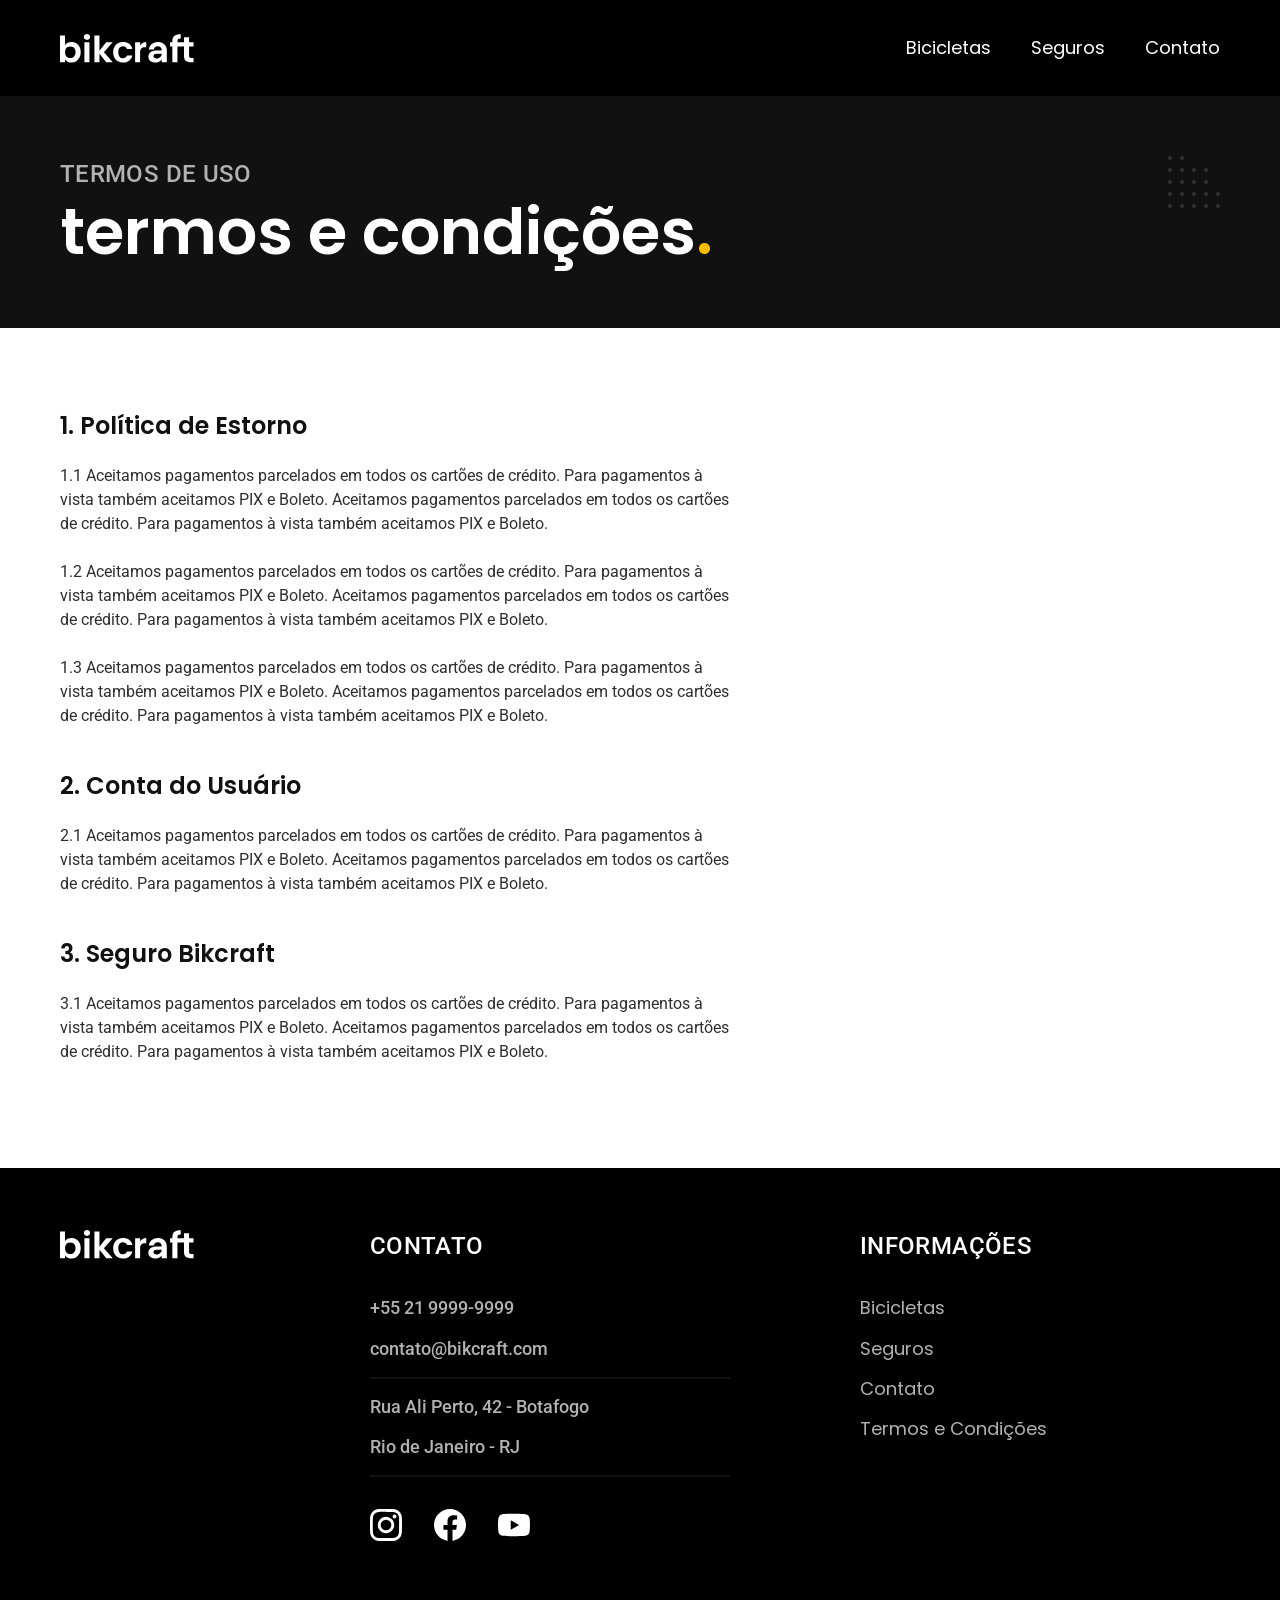
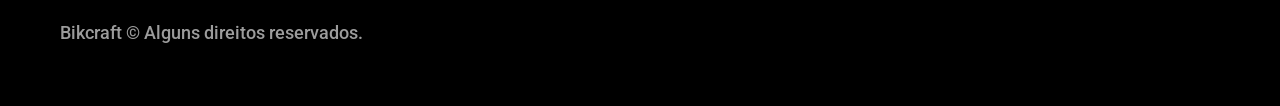
<file: termos.html>
<!DOCTYPE html>
<html lang="pt-br">

<head>
  <meta charset="UTF-8">
  <meta name="viewport" content="width=device-width, initial-scale=1.0">

  <title>Termos e Condições | Bikcraft</title>
  <meta name="description" content="Termos e condições.">
  <link rel="icon" href="./favicon.svg" type="image/svg+xml">
  <link rel="stylesheet" href="./css/style.min.css">
  <script>document.documentElement.classList.add("js")</script>
  <link rel="preconnect" href="https://fonts.googleapis.com">
  <link rel="preconnect" href="https://fonts.gstatic.com" crossorigin>
  <link href="https://fonts.googleapis.com/css2?family=Merriweather:ital,wght@1,900&family=Poppins:wght@400;600&family=Roboto:wght@400;500&display=swap" rel="stylesheet">
</head>

<body id="termos">
  <header class="header-bg">
    <div class="header container">
      <a href="./">
        <img src="./img/bikcraft.svg" alt="Bikcraft">
      </a>

      <nav aria-label="primaria">
        <ul class="header-menu font-1-m cor-0">
          <li><a href="./bicicletas.html">Bicicletas</a></li>
          <li><a href="./seguros.html">Seguros</a></li>
          <li><a href="./contato.html">Contato</a></li>
        </ul>
      </nav>
    </div>
  </header>

  <main>
    <div class="titulo-bg">
      <div class="titulo container">
        <p class="font-2-l-b cor-5">Termos de uso</p>
        <h1 class="font-1-xxl cor-0">termos e condições<span class="cor-p1">.</span></h1>
      </div>
    </div>

    <div class="termos font-2-s cor-10 container">
      <h2 class="font-1-l cor-11">1. Política de Estorno</h2>
      <p>1.1 Aceitamos pagamentos parcelados em todos os cartões de crédito. Para pagamentos à vista também aceitamos PIX e Boleto. Aceitamos pagamentos parcelados em todos os cartões de crédito. Para pagamentos à vista também aceitamos PIX e Boleto.</p>
      <p>1.2 Aceitamos pagamentos parcelados em todos os cartões de crédito. Para pagamentos à vista também aceitamos PIX e Boleto. Aceitamos pagamentos parcelados em todos os cartões de crédito. Para pagamentos à vista também aceitamos PIX e Boleto.</p>
      <p>1.3 Aceitamos pagamentos parcelados em todos os cartões de crédito. Para pagamentos à vista também aceitamos PIX e Boleto. Aceitamos pagamentos parcelados em todos os cartões de crédito. Para pagamentos à vista também aceitamos PIX e Boleto.</p>
      <h2 class="font-1-l cor-11">2. Conta do Usuário</h2>
      <p>2.1 Aceitamos pagamentos parcelados em todos os cartões de crédito. Para pagamentos à vista também aceitamos PIX e Boleto. Aceitamos pagamentos parcelados em todos os cartões de crédito. Para pagamentos à vista também aceitamos PIX e Boleto.</p>
      <h2 class="font-1-l cor-11">3. Seguro Bikcraft</h2>
      <p>3.1 Aceitamos pagamentos parcelados em todos os cartões de crédito. Para pagamentos à vista também aceitamos PIX e Boleto. Aceitamos pagamentos parcelados em todos os cartões de crédito. Para pagamentos à vista também aceitamos PIX e Boleto.</p>
    </div>
  </main>

  <footer class="footer-bg">
    <div class="footer container">
      <img src="./img/bikcraft.svg" alt="Bikcraft">
      <div class="footer-contato">
        <h3 class="font-2-l-b cor-0">Contato</h3>
        <ul class="font-2-m cor-5">
          <li><a href="tel:+552199999999">+55 21 9999-9999</a></li>
          <li><a href="mailto:contato@bikcraft.com">contato@bikcraft.com</a></li>
          <li>Rua Ali Perto, 42 - Botafogo</li>
          <li>Rio de Janeiro - RJ</li>
        </ul>
        <div class="footer-redes">
          <a href="./">
            <img src="./img/redes/instagram.svg" alt="Instagram">
          </a>
          <a href="./">
            <img src="./img/redes/facebook.svg" alt="Facebook">
          </a>
          <a href="./">
            <img src="./img/redes/youtube.svg" alt="Youtube">
          </a>
        </div>
      </div>
      <div class="footer-informacoes">
        <h3 class="font-2-l-b cor-0">Informações</h3>
        <nav>
          <ul class="font-1-m cor-5">
            <li><a href="./bicicletas.html">Bicicletas</a></li>
            <li><a href="./seguros.html">Seguros</a></li>
            <li><a href="./contato.html">Contato</a></li>
            <li><a href="./termos.html">Termos e Condições</a></li>
          </ul>
        </nav>
      </div>
      <p class="footer-copy font-2-m cor-6">Bikcraft © Alguns direitos reservados.</p>
    </div>
  </footer>
  <script src="./js/script.js"></script>
</body>

</html>
</file>
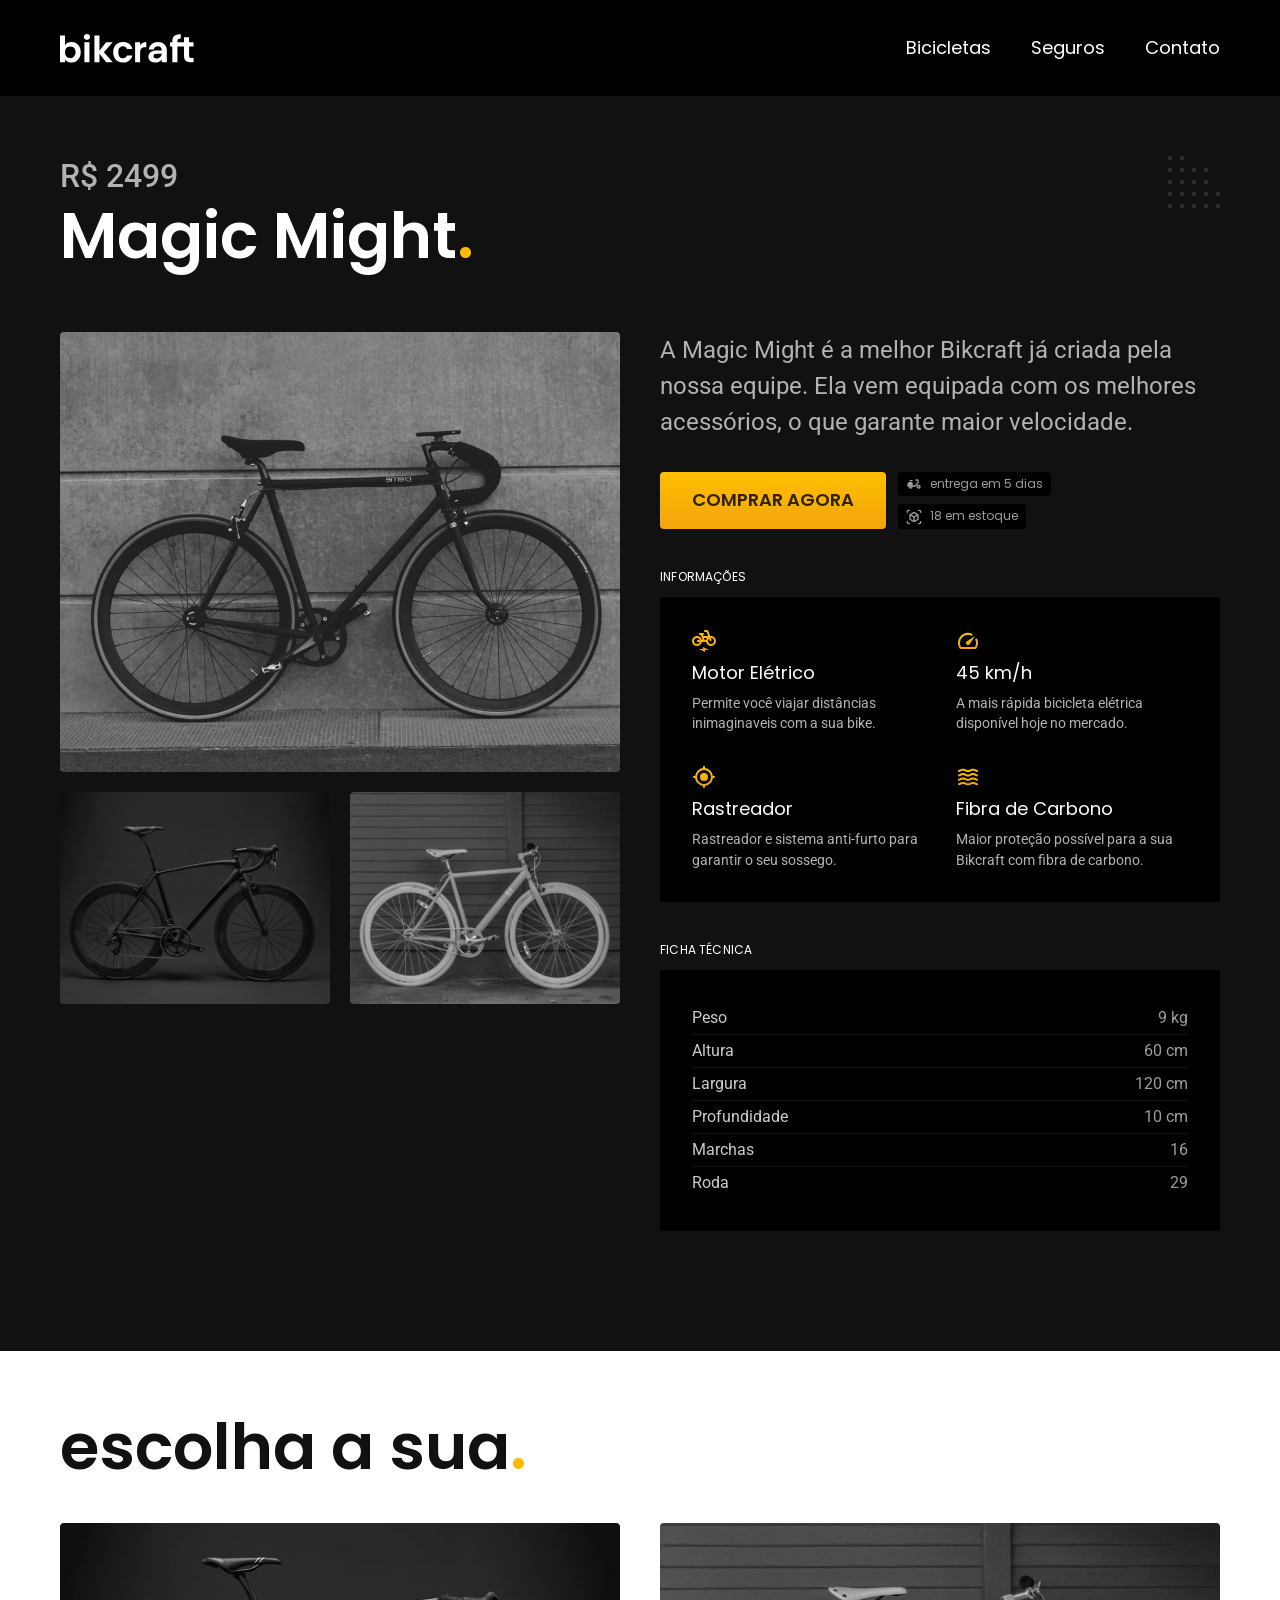
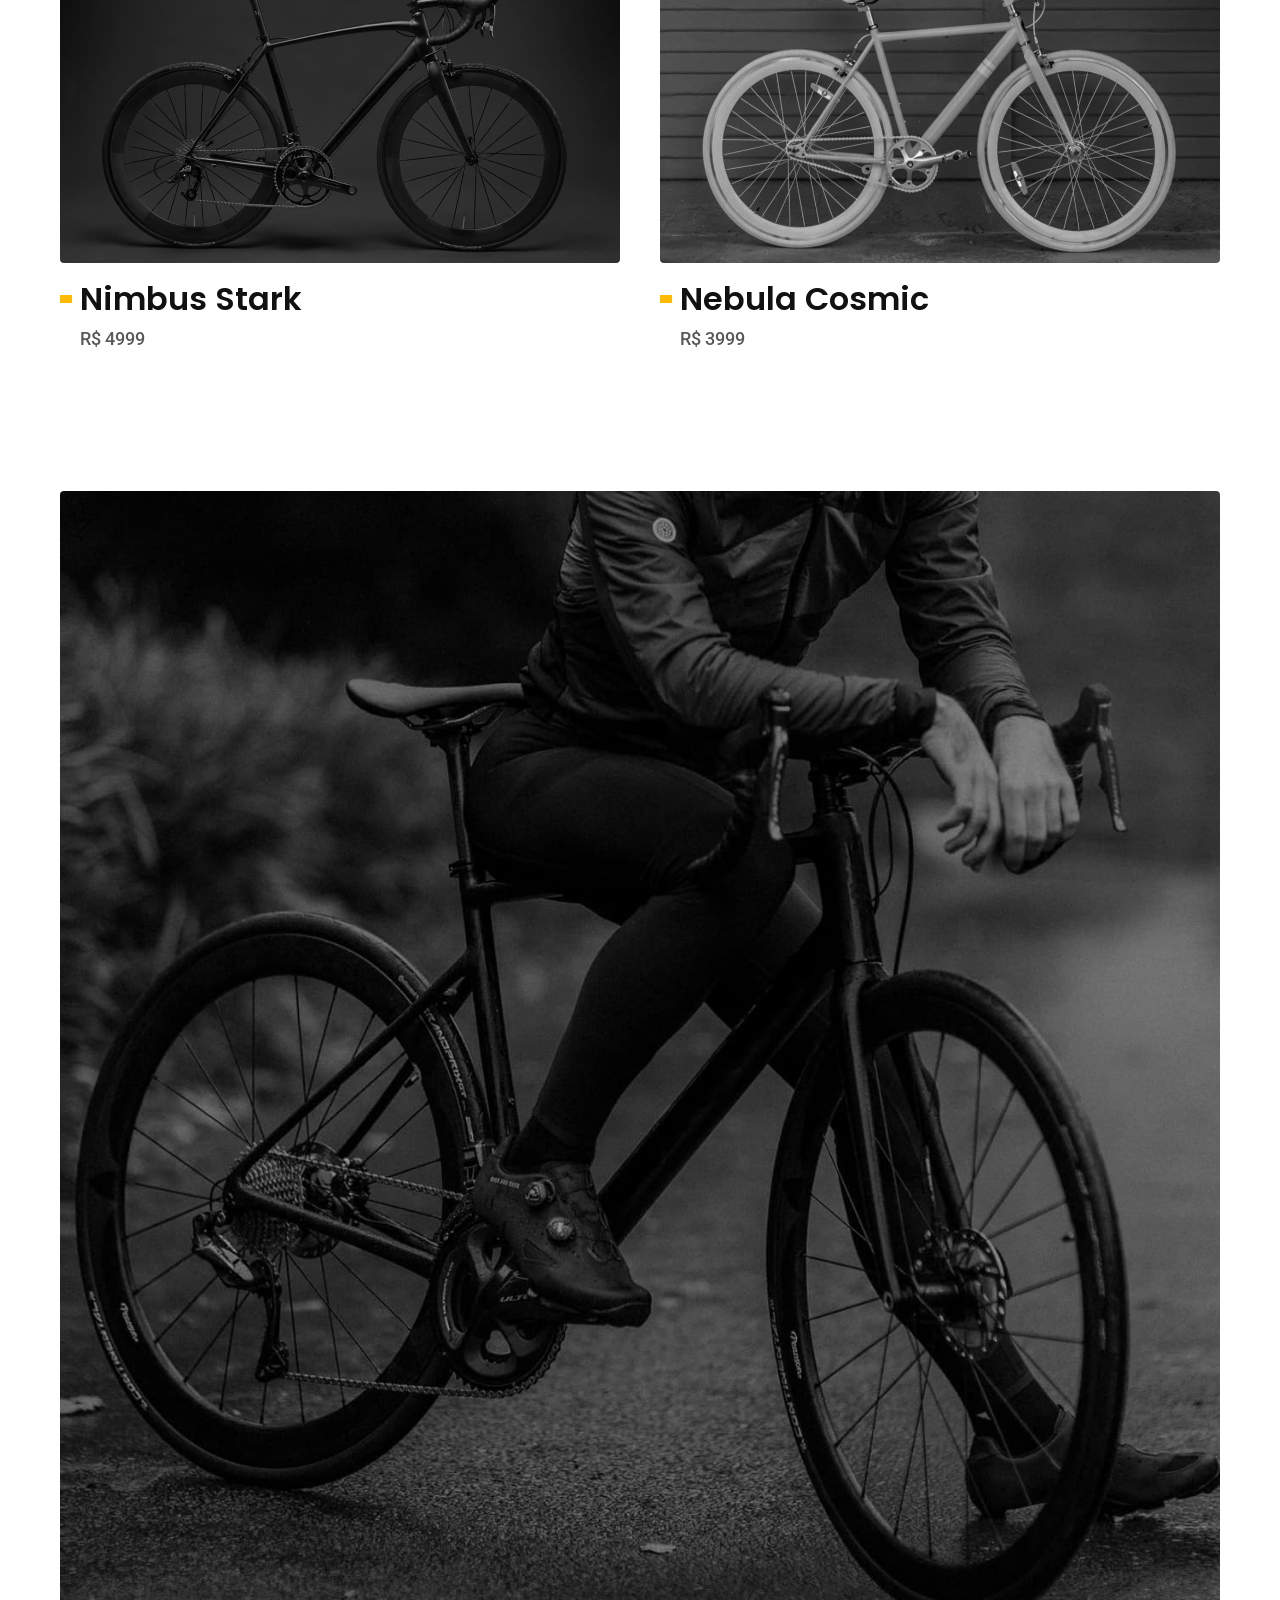
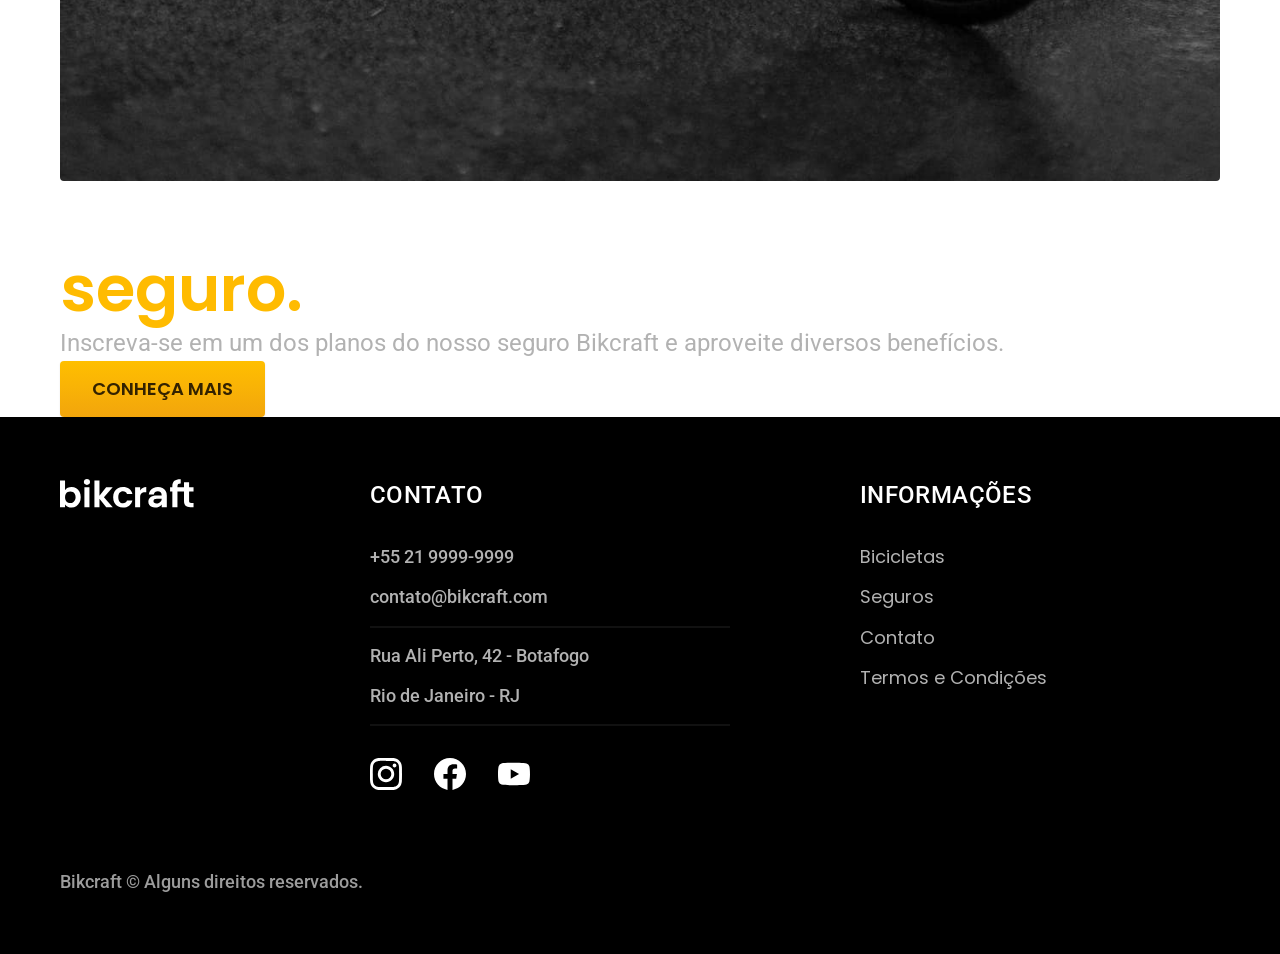
<file: bicicletas/magic.html>
<!DOCTYPE html>
<html lang="pt-br">

<head>
  <meta charset="UTF-8">
  <meta name="viewport" content="width=device-width, initial-scale=1.0">

  <title>Magic | Bikcraft</title>
  <meta name="description" content="Magic.">
  <link rel="icon" href="../favicon.svg" type="image/svg+xml">
  <link rel="stylesheet" href="../css/style.min.css">
  <script>document.documentElement.classList.add("js")</script>
  <link rel="preconnect" href="https://fonts.googleapis.com">
  <link rel="preconnect" href="https://fonts.gstatic.com" crossorigin>
  <link href="https://fonts.googleapis.com/css2?family=Merriweather:ital,wght@1,900&family=Poppins:wght@400;600&family=Roboto:wght@400;500&display=swap" rel="stylesheet">
</head>

<body id="bicicleta">
  <header class="header-bg">
    <div class="header container">
      <a href="../">
        <img src="../img/bikcraft.svg" alt="Bikcraft">
      </a>

      <nav aria-label="primaria">
        <ul class="header-menu font-1-m cor-0">
          <li><a href="../bicicletas.html">Bicicletas</a></li>
          <li><a href="../seguros.html">Seguros</a></li>
          <li><a href="../contato.html">Contato</a></li>
        </ul>
      </nav>
    </div>
  </header>

  <main class="titulo-bg">
    <div>
      <div class="titulo container">
        <p class="font-2-xl cor-5">R$ 2499</p>
        <h1 class="font-1-xxl cor-0">Magic Might<span class="cor-p1">.</span></h1>
      </div>
    </div>
    <div class="bicicleta container">
      <div class="bicicleta-imagens">
        <img src="../img/bicicleta/nimbus2.jpg" alt="Bicicleta 1">
        <img src="../img/bicicleta/nimbus1.jpg" alt="Bicicleta 2">
        <img src="../img/bicicleta/nimbus3.jpg" alt="Bicicleta 3">
      </div>
      <div class="bicicleta-conteudo">
        <p class="font-2-l cor-5">A Magic Might é a melhor Bikcraft já criada pela nossa equipe. Ela vem equipada com os melhores acessórios, o que garante maior velocidade.</p>
        <div class="bicicleta-comprar">
          <a class="botao" href="../orcamento.html?tipo=bikcraft&produto=magic">Comprar Agora</a>
          <span class="font-1-xs cor-6"><img src="../img/icones/entrega.svg" alt=""> entrega em 5 dias</span>
          <span class="font-1-xs cor-6"><img src="../img/icones/estoque.svg" alt=""> 18 em estoque</span>
        </div>

        <h2 class="font-1-xs cor-0">Informações</h2>
        <ul class="bicicleta-informacoes">
          <li>
            <img src="../img/icones/eletrica.svg" alt="">
            <h3 class="font-1-m cor-0">Motor Elétrico</h3>
            <p class="font-2-xs cor-5">Permite você viajar distâncias inimaginaveis com a sua bike.</p>
          </li>
          <li>
            <img src="../img/icones/velocidade.svg" alt="">
            <h3 class="font-1-m cor-0">45 km/h</h3>
            <p class="font-2-xs cor-5">A mais rápida bicicleta elétrica disponível hoje no mercado.</p>
          </li>
          <li>
            <img src="../img/icones/rastreador.svg" alt="">
            <h3 class="font-1-m cor-0">Rastreador</h3>
            <p class="font-2-xs cor-5">Rastreador e sistema anti-furto para garantir o seu sossego.</p>
          </li>
          <li>
            <img src="../img/icones/carbono.svg" alt="">
            <h3 class="font-1-m cor-0">Fibra de Carbono</h3>
            <p class="font-2-xs cor-5">Maior proteção possível para a sua Bikcraft com fibra de carbono.</p>
          </li>
        </ul>
        <h2 class="font-1-xs cor-0">Ficha Técnica</h2>
        <ul class="bicicleta-ficha font-2-s cor-4">
          <li>Peso <span>9 kg</span></li>
          <li>Altura <span>60 cm</span></li>
          <li>Largura <span>120 cm</span></li>
          <li>Profundidade <span>10 cm</span></li>
          <li>Marchas <span>16</span></li>
          <li>Roda <span>29</span></li>
        </ul>
      </div>
    </div>
  </main>

  <article class="bicicletas-lista container">
    <h2 class="font-1-xxl">escolha a sua<span class="cor-p1">.</span></h2>

    <ul>
      <li>
        <a href="./nimbus.html">
          <img src="../img/bicicletas/nimbus.jpg" alt="Bicicleta preta">
          <h3 class="font-1-xl">Nimbus Stark</h3>
          <span class="font-2-m cor-8">R$ 4999</span>
        </a>
      </li>
      <li>
        <a href="./nebula.html">
          <img src="../img/bicicletas/nebula.jpg" alt="Bicicleta preta">
          <h3 class="font-1-xl">Nebula Cosmic</h3>
          <span class="font-2-m cor-8">R$ 3999</span>
        </a>
      </li>
    </ul>
  </article>

  <article class="seguro-bg">
    <div class="seguro container">
      <div class="seguro-imagem">
        <img src="../img/fotos/seguros.jpg" alt="Pessoa parada em cima de uma bicicleta.">
      </div>
      <div class="seguro-conteudo">
        <h2 class="font-1-xxl cor-0">Pedale mais tranquilo com o nosso <span class="cor-p1">seguro.</span></h2>
        <p class="font-2-l cor-5">Inscreva-se em um dos planos do nosso seguro Bikcraft e aproveite diversos benefícios.</p>
        <a class="botao" href="../seguros.html">Conheça Mais</a>
      </div>
    </div>
  </article>

  <footer class="footer-bg">
    <div class="footer container">
      <img src="../img/bikcraft.svg" alt="Bikcraft">
      <div class="footer-contato">
        <h3 class="font-2-l-b cor-0">Contato</h3>
        <ul class="font-2-m cor-5">
          <li><a href="tel:+552199999999">+55 21 9999-9999</a></li>
          <li><a href="mailto:contato@bikcraft.com">contato@bikcraft.com</a></li>
          <li>Rua Ali Perto, 42 - Botafogo</li>
          <li>Rio de Janeiro - RJ</li>
        </ul>
        <div class="footer-redes">
          <a href="../">
            <img src="../img/redes/instagram.svg" alt="Instagram">
          </a>
          <a href="../">
            <img src="../img/redes/facebook.svg" alt="Facebook">
          </a>
          <a href="../">
            <img src="../img/redes/youtube.svg" alt="Youtube">
          </a>
        </div>
      </div>
      <div class="footer-informacoes">
        <h3 class="font-2-l-b cor-0">Informações</h3>
        <nav>
          <ul class="font-1-m cor-5">
            <li><a href="../bicicletas.html">Bicicletas</a></li>
            <li><a href="../seguros.html">Seguros</a></li>
            <li><a href="../contato.html">Contato</a></li>
            <li><a href="../termos.html">Termos e Condições</a></li>
          </ul>
        </nav>
      </div>
      <p class="footer-copy font-2-m cor-6">Bikcraft © Alguns direitos reservados.</p>
    </div>
  </footer>
  <script src="../js/script.js"></script>
</body>

</html>
</file>
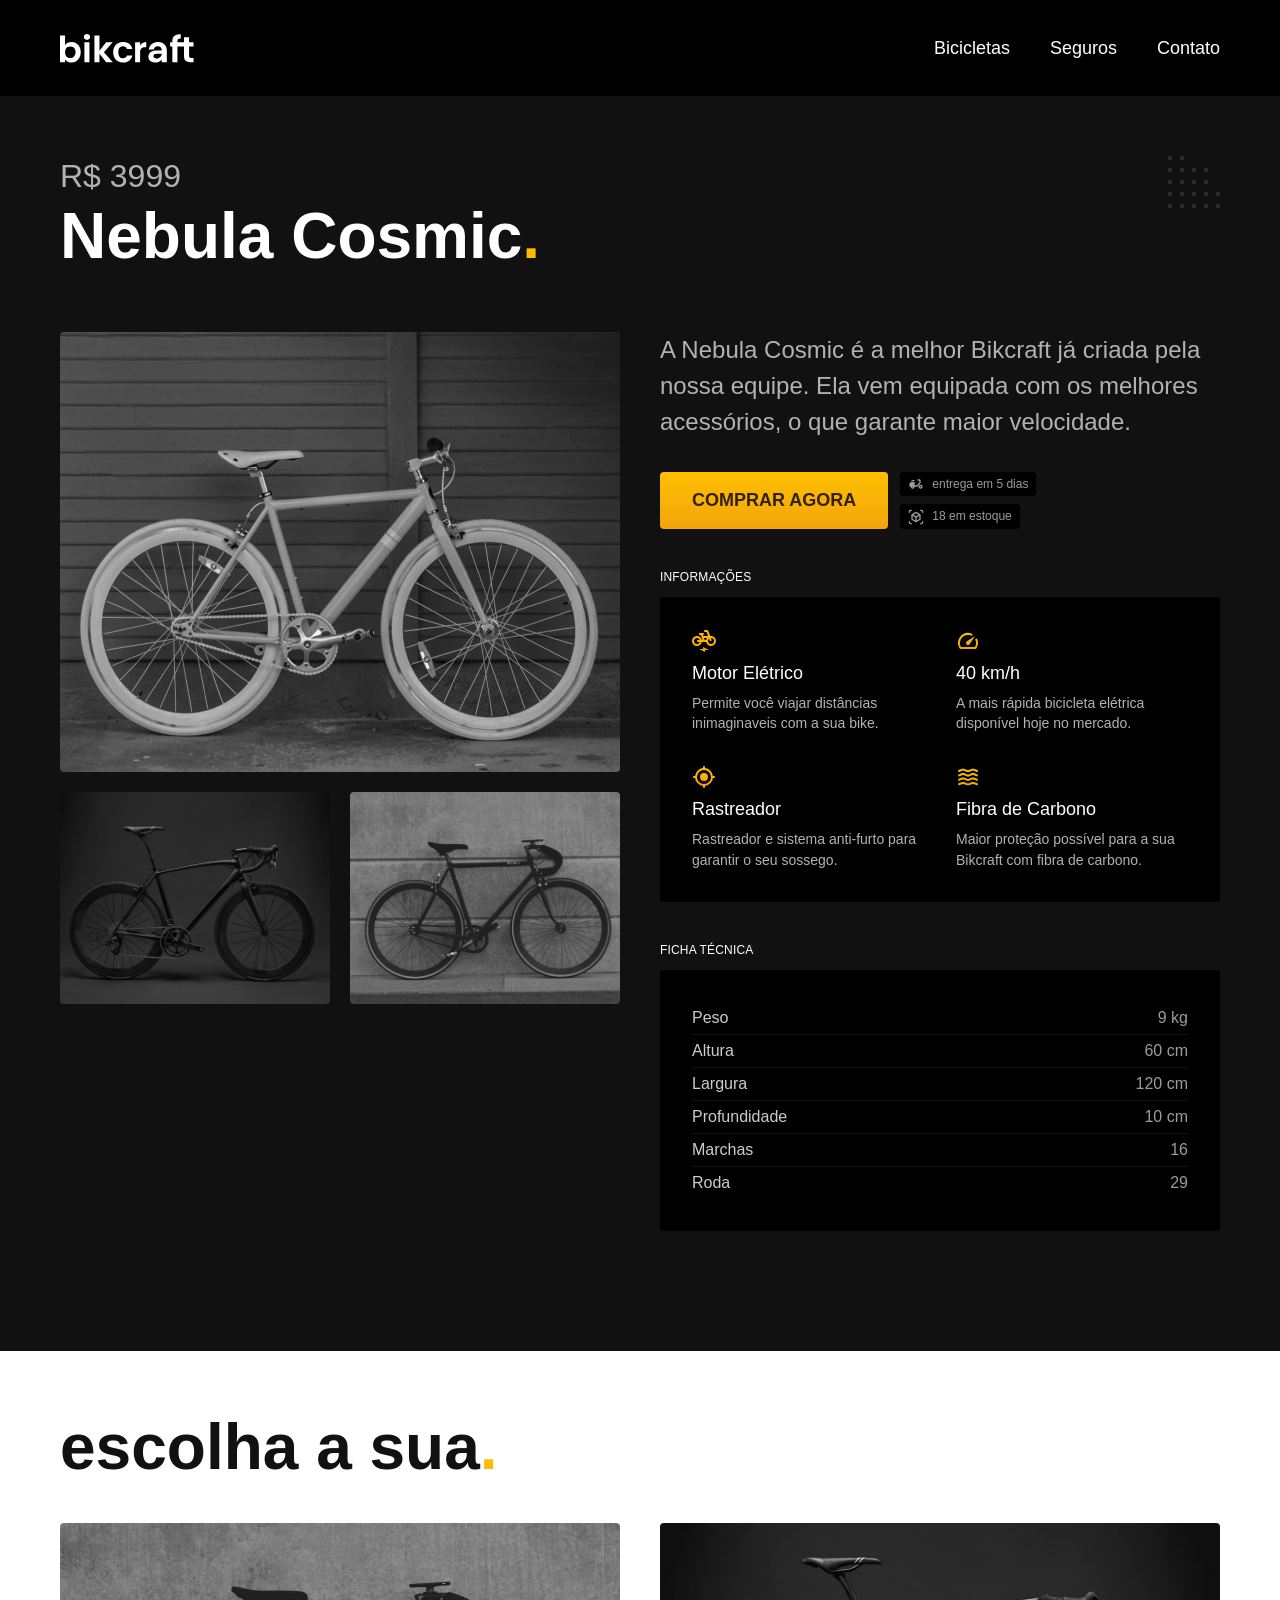
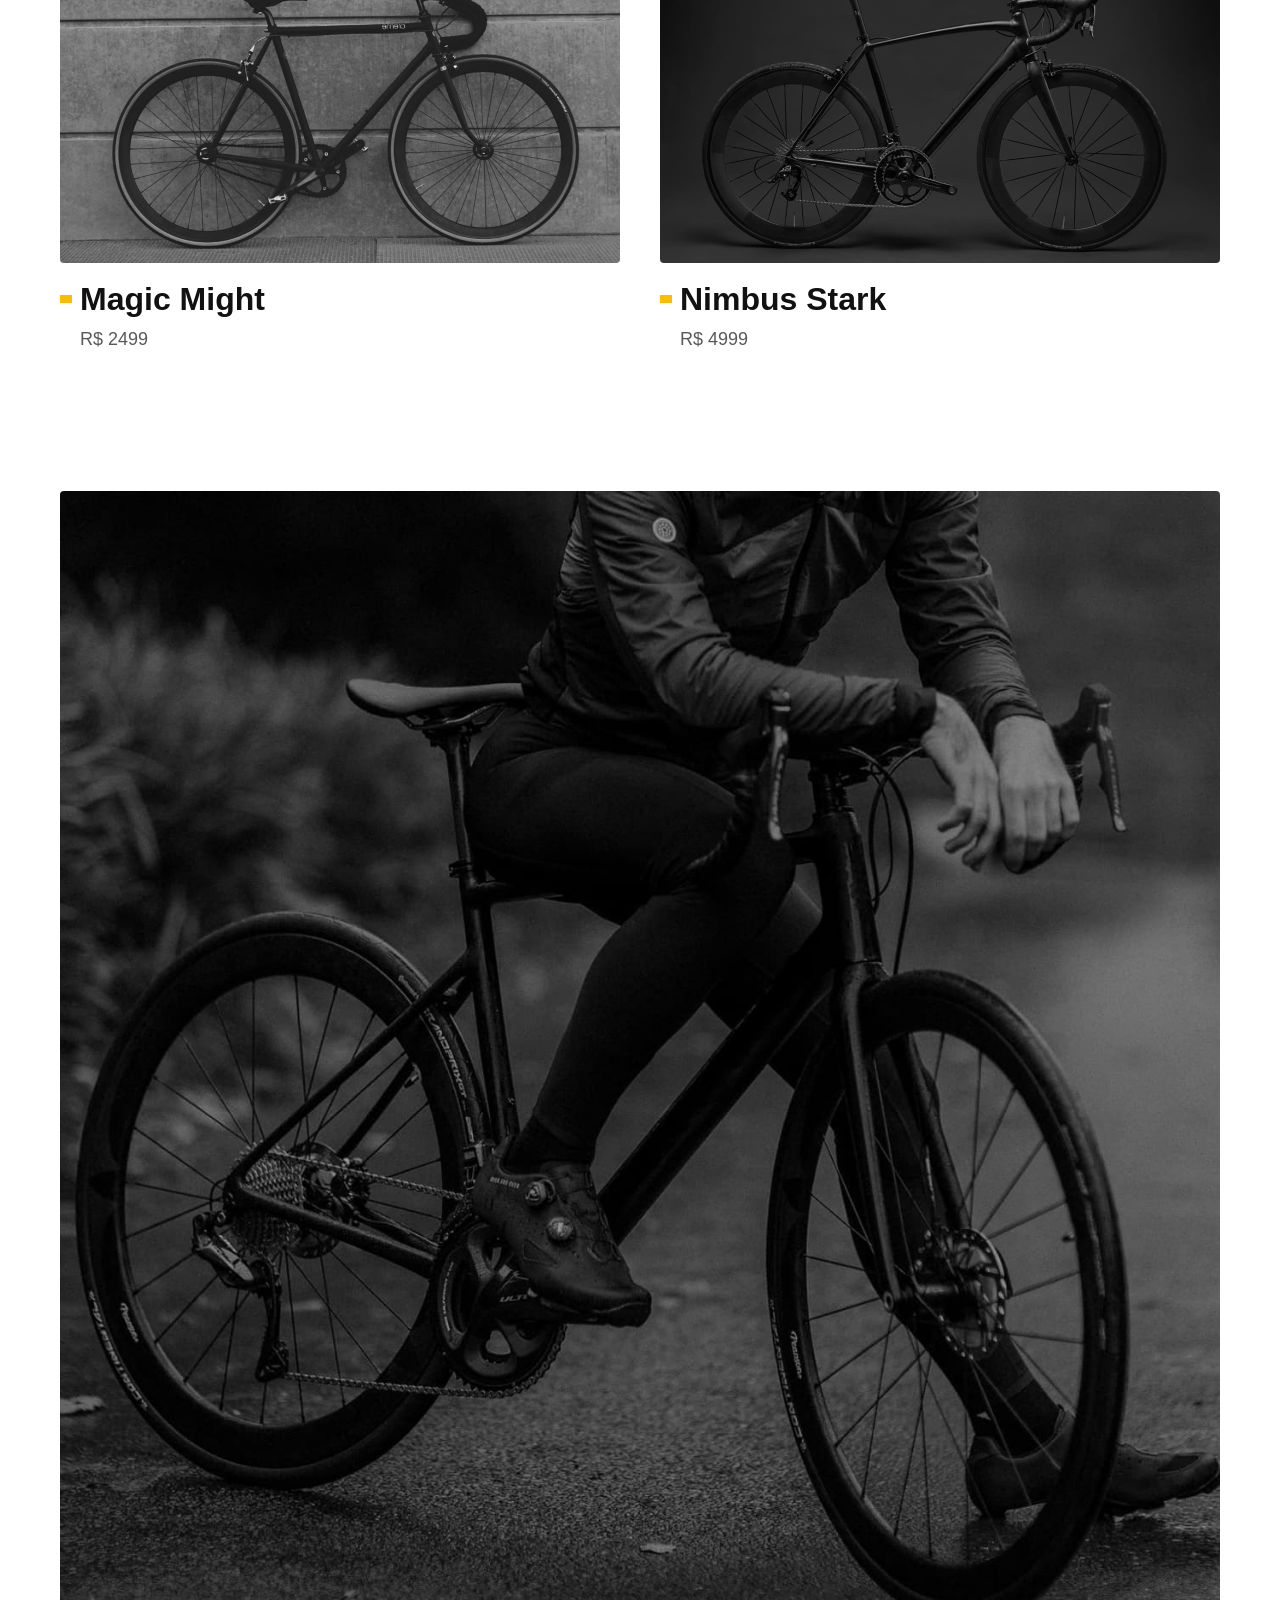
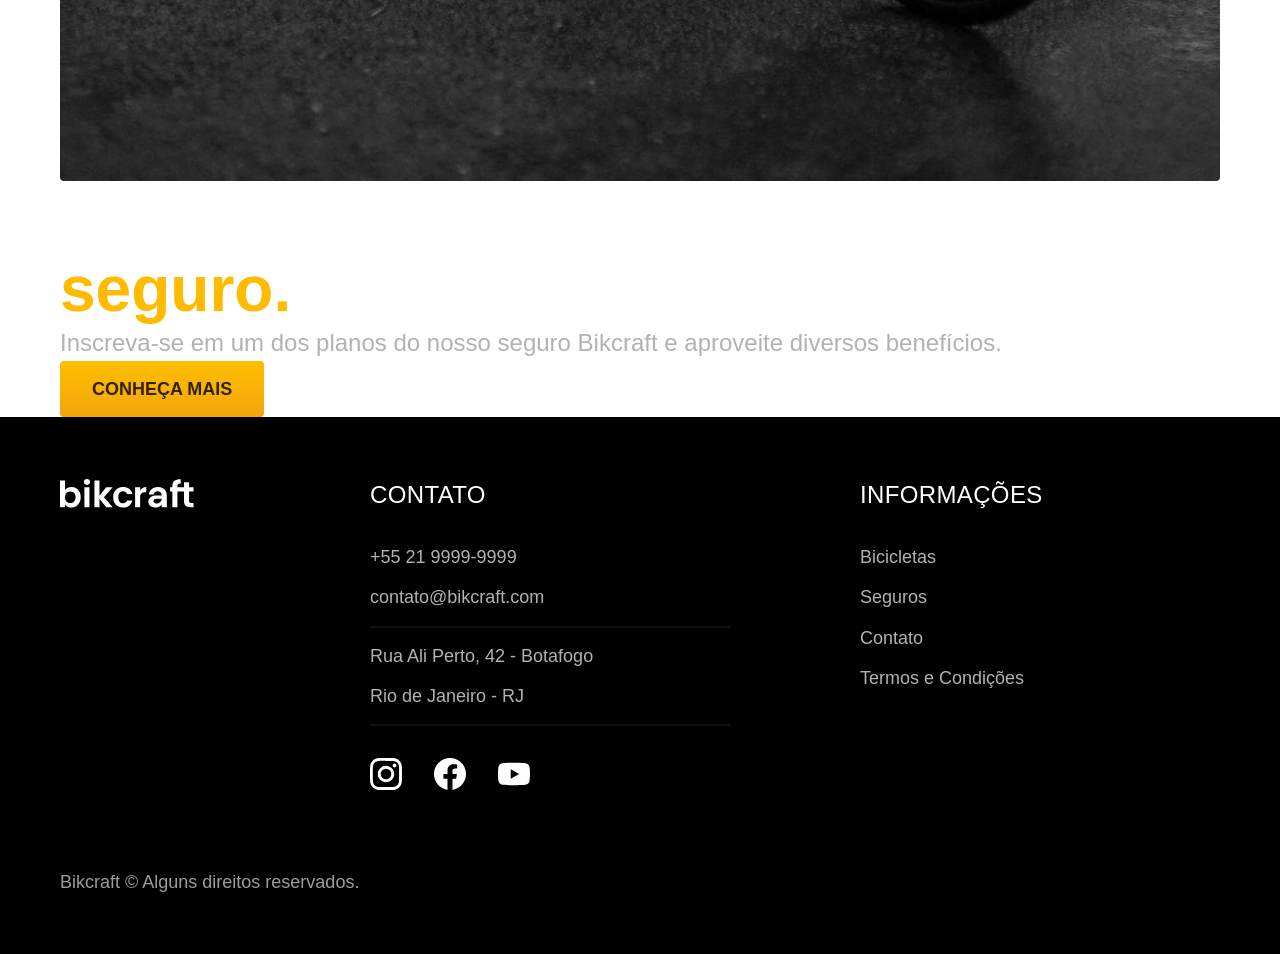
<file: bicicletas/nebula.html>
<!DOCTYPE html>
<html lang="pt-br">

<head>
  <meta charset="UTF-8">
  <meta name="viewport" content="width=device-width, initial-scale=1.0">

  <title>Nebula | Bikcraft</title>
  <meta name="description" content="Nebula.">
  <link rel="icon" href="../favicon.svg" type="image/svg+xml">

  <link rel="stylesheet" href="../css/style.min.css">
  <script>document.documentElement.classList.add("js")</script>
</head>

<body id="bicicleta">
  <header class="header-bg">
    <div class="header container">
      <a href="../">
        <img src="../img/bikcraft.svg" alt="Bikcraft">
      </a>

      <nav aria-label="primaria">
        <ul class="header-menu font-1-m cor-0">
          <li><a href="../bicicletas.html">Bicicletas</a></li>
          <li><a href="../seguros.html">Seguros</a></li>
          <li><a href="../contato.html">Contato</a></li>
        </ul>
      </nav>
    </div>
  </header>

  <main class="titulo-bg">
    <div>
      <div class="titulo container">
        <p class="font-2-xl cor-5">R$ 3999</p>
        <h1 class="font-1-xxl cor-0">Nebula Cosmic<span class="cor-p1">.</span></h1>
      </div>
    </div>
    <div class="bicicleta container">
      <div class="bicicleta-imagens">
        <img src="../img/bicicleta/nimbus3.jpg" alt="Bicicleta 1">
        <img src="../img/bicicleta/nimbus1.jpg" alt="Bicicleta 2">
        <img src="../img/bicicleta/nimbus2.jpg" alt="Bicicleta 3">
      </div>
      <div class="bicicleta-conteudo">
        <p class="font-2-l cor-5">A Nebula Cosmic é a melhor Bikcraft já criada pela nossa equipe. Ela vem equipada com os melhores acessórios, o que garante maior velocidade.</p>
        <div class="bicicleta-comprar">
          <a class="botao" href="../orcamento.html?tipo=bikcraft&produto=nebula">Comprar Agora</a>
          <span class="font-1-xs cor-6"><img src="../img/icones/entrega.svg" alt=""> entrega em 5 dias</span>
          <span class="font-1-xs cor-6"><img src="../img/icones/estoque.svg" alt=""> 18 em estoque</span>
        </div>

        <h2 class="font-1-xs cor-0">Informações</h2>
        <ul class="bicicleta-informacoes">
          <li>
            <img src="../img/icones/eletrica.svg" alt="">
            <h3 class="font-1-m cor-0">Motor Elétrico</h3>
            <p class="font-2-xs cor-5">Permite você viajar distâncias inimaginaveis com a sua bike.</p>
          </li>
          <li>
            <img src="../img/icones/velocidade.svg" alt="">
            <h3 class="font-1-m cor-0">40 km/h</h3>
            <p class="font-2-xs cor-5">A mais rápida bicicleta elétrica disponível hoje no mercado.</p>
          </li>
          <li>
            <img src="../img/icones/rastreador.svg" alt="">
            <h3 class="font-1-m cor-0">Rastreador</h3>
            <p class="font-2-xs cor-5">Rastreador e sistema anti-furto para garantir o seu sossego.</p>
          </li>
          <li>
            <img src="../img/icones/carbono.svg" alt="">
            <h3 class="font-1-m cor-0">Fibra de Carbono</h3>
            <p class="font-2-xs cor-5">Maior proteção possível para a sua Bikcraft com fibra de carbono.</p>
          </li>
        </ul>
        <h2 class="font-1-xs cor-0">Ficha Técnica</h2>
        <ul class="bicicleta-ficha font-2-s cor-4">
          <li>Peso <span>9 kg</span></li>
          <li>Altura <span>60 cm</span></li>
          <li>Largura <span>120 cm</span></li>
          <li>Profundidade <span>10 cm</span></li>
          <li>Marchas <span>16</span></li>
          <li>Roda <span>29</span></li>
        </ul>
      </div>
    </div>
  </main>

  <article class="bicicletas-lista container">
    <h2 class="font-1-xxl">escolha a sua<span class="cor-p1">.</span></h2>

    <ul>
      <li>
        <a href="./magic.html">
          <img src="../img/bicicletas/magic.jpg" alt="Bicicleta preta">
          <h3 class="font-1-xl">Magic Might</h3>
          <span class="font-2-m cor-8">R$ 2499</span>
        </a>
      </li>
      <li>
        <a href="./nimbus.html">
          <img src="../img/bicicletas/nimbus.jpg" alt="Bicicleta preta">
          <h3 class="font-1-xl">Nimbus Stark</h3>
          <span class="font-2-m cor-8">R$ 4999</span>
        </a>
      </li>
    </ul>
  </article>

  <article class="seguro-bg">
    <div class="seguro container">
      <div class="seguro-imagem">
        <img src="../img/fotos/seguros.jpg" alt="Pessoa parada em cima de uma bicicleta.">
      </div>
      <div class="seguro-conteudo">
        <h2 class="font-1-xxl cor-0">Pedale mais tranquilo com o nosso <span class="cor-p1">seguro.</span></h2>
        <p class="font-2-l cor-5">Inscreva-se em um dos planos do nosso seguro Bikcraft e aproveite diversos benefícios.</p>
        <a class="botao" href="../seguros.html">Conheça Mais</a>
      </div>
    </div>
  </article>

  <footer class="footer-bg">
    <div class="footer container">
      <img src="../img/bikcraft.svg" alt="Bikcraft">
      <div class="footer-contato">
        <h3 class="font-2-l-b cor-0">Contato</h3>
        <ul class="font-2-m cor-5">
          <li><a href="tel:+552199999999">+55 21 9999-9999</a></li>
          <li><a href="mailto:contato@bikcraft.com">contato@bikcraft.com</a></li>
          <li>Rua Ali Perto, 42 - Botafogo</li>
          <li>Rio de Janeiro - RJ</li>
        </ul>
        <div class="footer-redes">
          <a href="../">
            <img src="../img/redes/instagram.svg" alt="Instagram">
          </a>
          <a href="../">
            <img src="../img/redes/facebook.svg" alt="Facebook">
          </a>
          <a href="../">
            <img src="../img/redes/youtube.svg" alt="Youtube">
          </a>
        </div>
      </div>
      <div class="footer-informacoes">
        <h3 class="font-2-l-b cor-0">Informações</h3>
        <nav>
          <ul class="font-1-m cor-5">
            <li><a href="../bicicletas.html">Bicicletas</a></li>
            <li><a href="../seguros.html">Seguros</a></li>
            <li><a href="../contato.html">Contato</a></li>
            <li><a href="../termos.html">Termos e Condições</a></li>
          </ul>
        </nav>
      </div>
      <p class="footer-copy font-2-m cor-6">Bikcraft © Alguns direitos reservados.</p>
    </div>
  </footer>
  <script src="../js/script.js"></script>
</body>

</html>
</file>
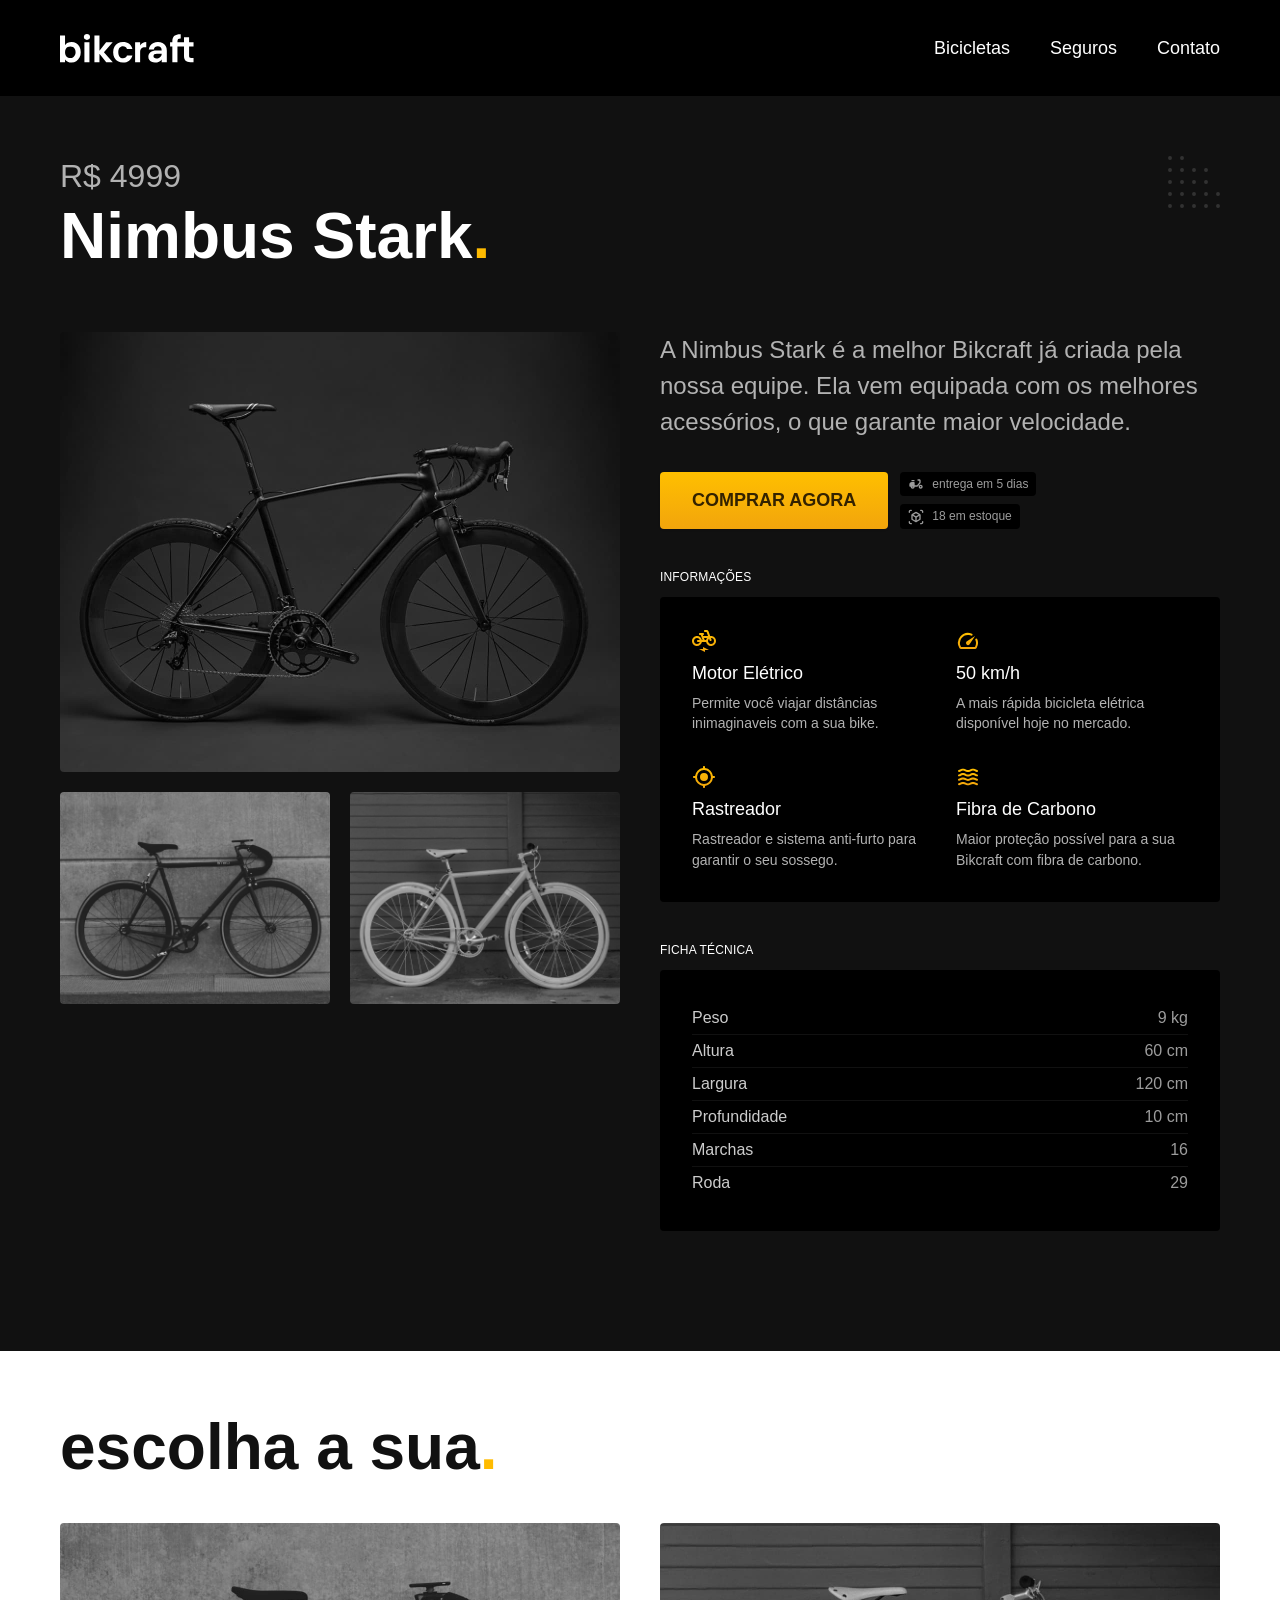
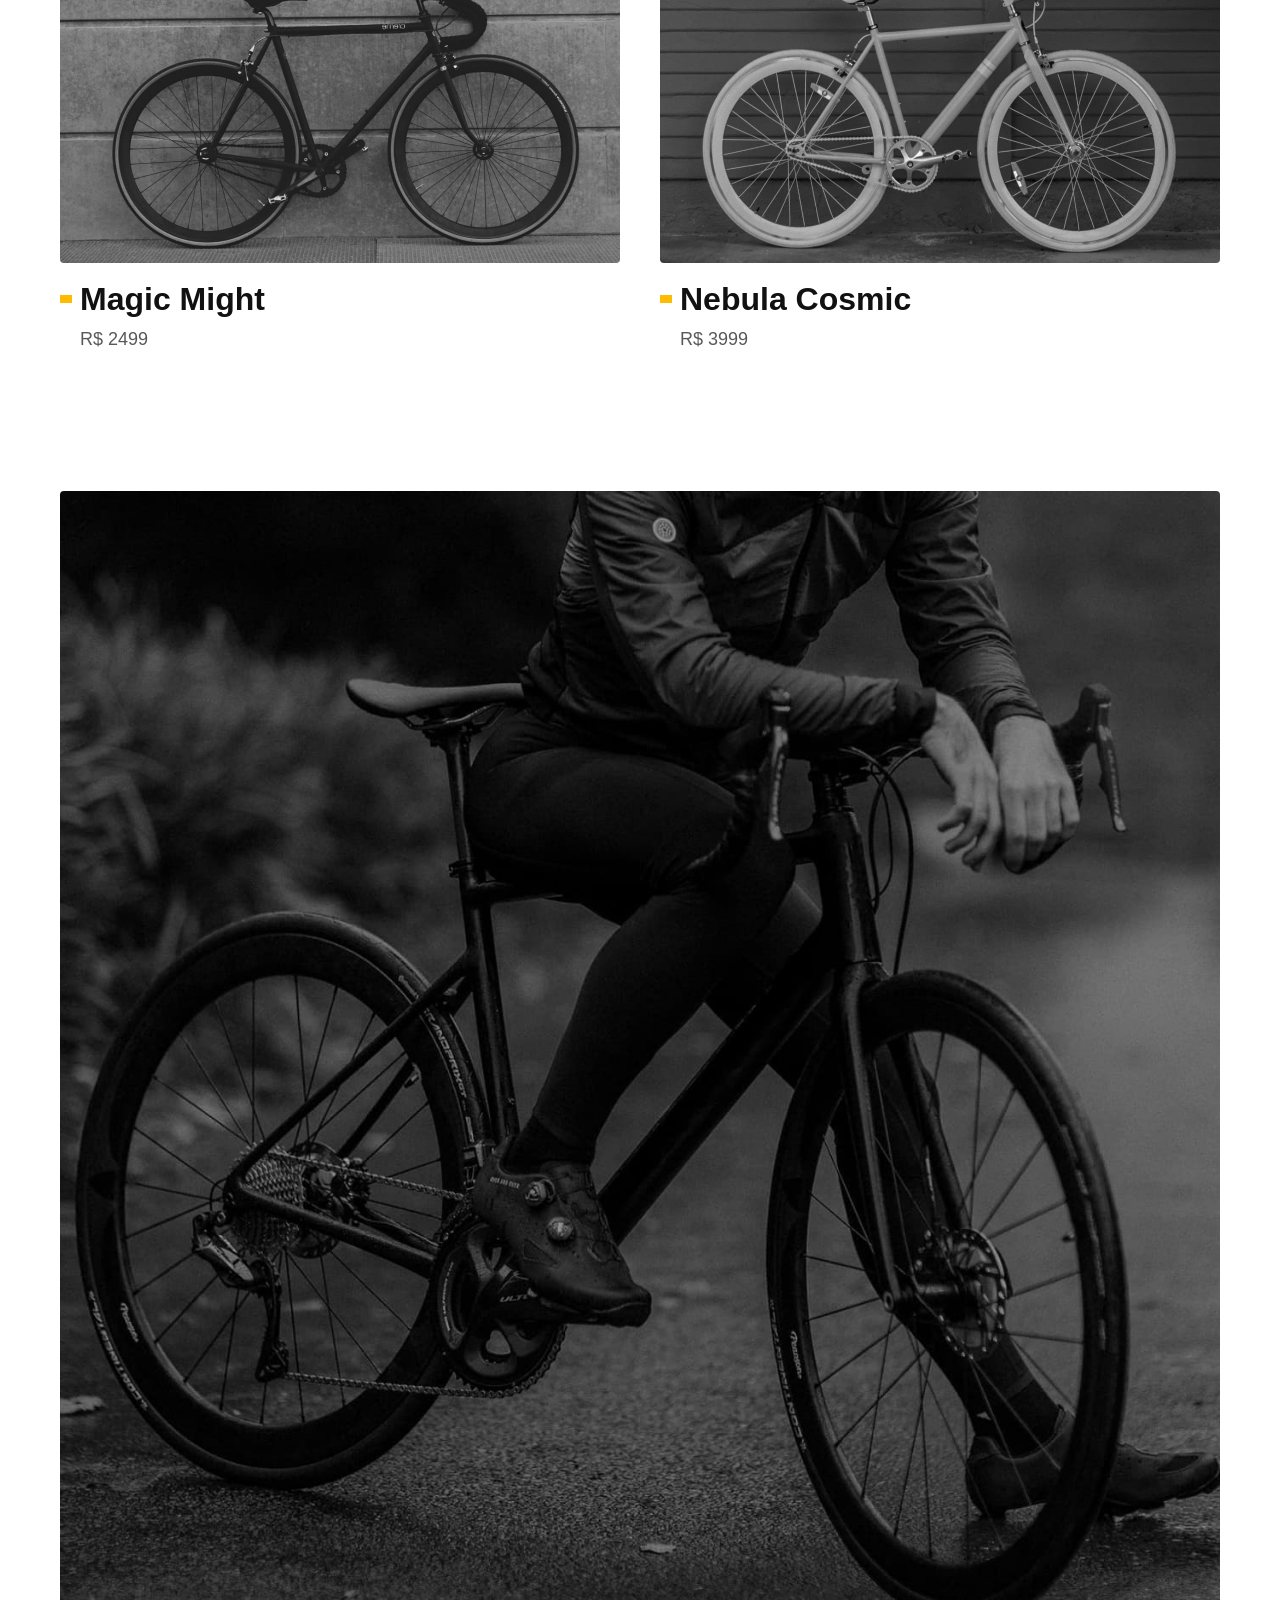
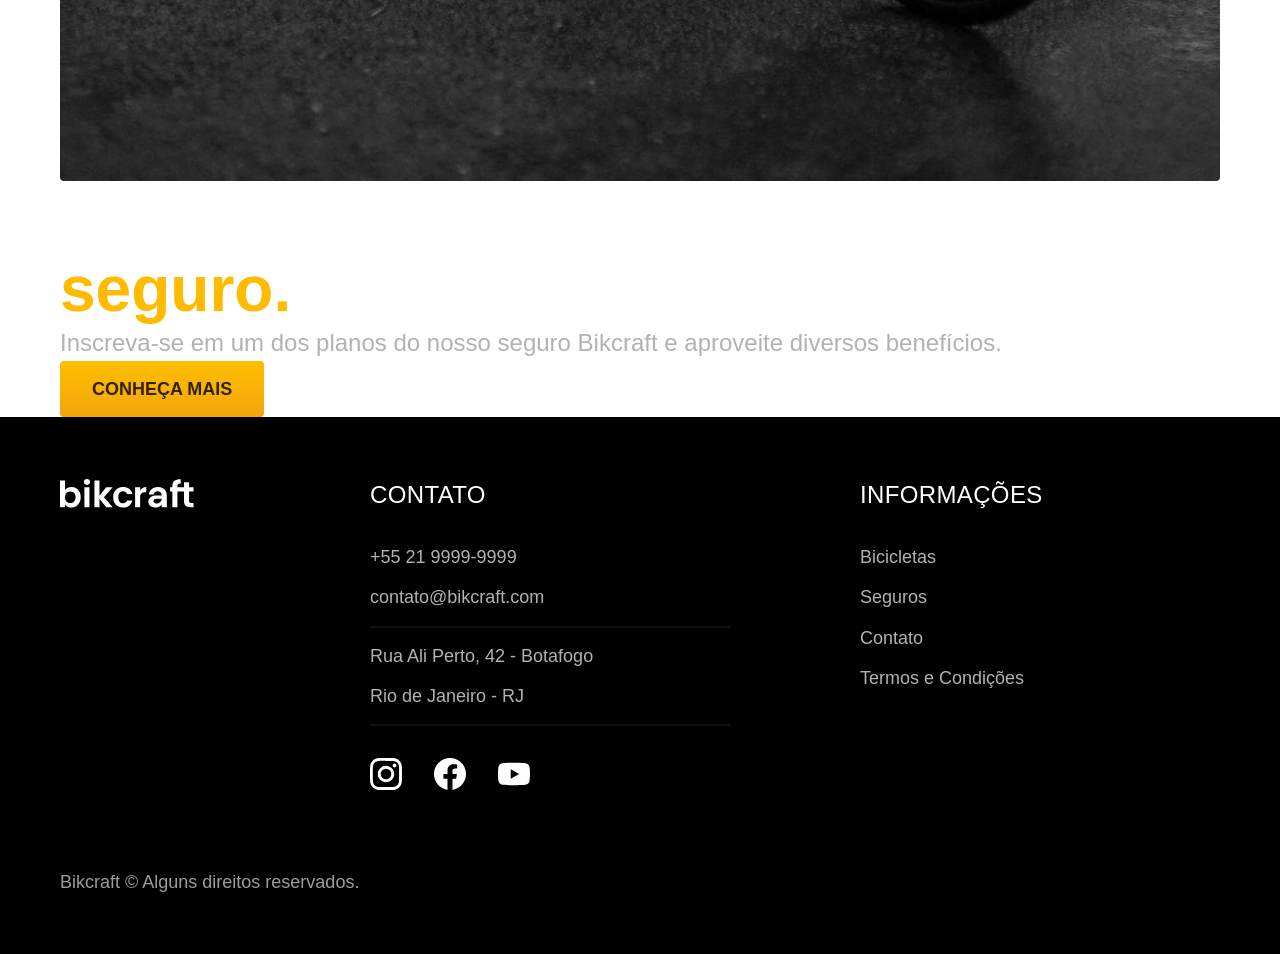
<file: bicicletas/nimbus.html>
<!DOCTYPE html>
<html lang="pt-br">

<head>
  <meta charset="UTF-8">
  <meta name="viewport" content="width=device-width, initial-scale=1.0">

  <title>Nimbus | Bikcraft</title>
  <meta name="description" content="Nimbus.">
  <link rel="icon" href="../favicon.svg" type="image/svg+xml">

  <link rel="stylesheet" href="../css/style.min.css">
  <script>document.documentElement.classList.add("js")</script>
</head>

<body id="bicicleta">
  <header class="header-bg">
    <div class="header container">
      <a href="../">
        <img src="../img/bikcraft.svg" alt="Bikcraft">
      </a>

      <nav aria-label="primaria">
        <ul class="header-menu font-1-m cor-0">
          <li><a href="../bicicletas.html">Bicicletas</a></li>
          <li><a href="../seguros.html">Seguros</a></li>
          <li><a href="../contato.html">Contato</a></li>
        </ul>
      </nav>
    </div>
  </header>

  <main class="titulo-bg">
    <div>
      <div class="titulo container">
        <p class="font-2-xl cor-5">R$ 4999</p>
        <h1 class="font-1-xxl cor-0">Nimbus Stark<span class="cor-p1">.</span></h1>
      </div>
    </div>
    <div class="bicicleta container">
      <div class="bicicleta-imagens">
        <img src="../img/bicicleta/nimbus1.jpg" alt="Bicicleta 1">
        <img src="../img/bicicleta/nimbus2.jpg" alt="Bicicleta 2">
        <img src="../img/bicicleta/nimbus3.jpg" alt="Bicicleta 3">
      </div>
      <div class="bicicleta-conteudo">
        <p class="font-2-l cor-5">A Nimbus Stark é a melhor Bikcraft já criada pela nossa equipe. Ela vem equipada com os melhores acessórios, o que garante maior velocidade.</p>
        <div class="bicicleta-comprar">
          <a class="botao" href="../orcamento.html?tipo=bikcraft&produto=nimbus">Comprar Agora</a>
          <span class="font-1-xs cor-6"><img src="../img/icones/entrega.svg" alt=""> entrega em 5 dias</span>
          <span class="font-1-xs cor-6"><img src="../img/icones/estoque.svg" alt=""> 18 em estoque</span>
        </div>

        <h2 class="font-1-xs cor-0">Informações</h2>
        <ul class="bicicleta-informacoes">
          <li>
            <img src="../img/icones/eletrica.svg" alt="">
            <h3 class="font-1-m cor-0">Motor Elétrico</h3>
            <p class="font-2-xs cor-5">Permite você viajar distâncias inimaginaveis com a sua bike.</p>
          </li>
          <li>
            <img src="../img/icones/velocidade.svg" alt="">
            <h3 class="font-1-m cor-0">50 km/h</h3>
            <p class="font-2-xs cor-5">A mais rápida bicicleta elétrica disponível hoje no mercado.</p>
          </li>
          <li>
            <img src="../img/icones/rastreador.svg" alt="">
            <h3 class="font-1-m cor-0">Rastreador</h3>
            <p class="font-2-xs cor-5">Rastreador e sistema anti-furto para garantir o seu sossego.</p>
          </li>
          <li>
            <img src="../img/icones/carbono.svg" alt="">
            <h3 class="font-1-m cor-0">Fibra de Carbono</h3>
            <p class="font-2-xs cor-5">Maior proteção possível para a sua Bikcraft com fibra de carbono.</p>
          </li>
        </ul>
        <h2 class="font-1-xs cor-0">Ficha Técnica</h2>
        <ul class="bicicleta-ficha font-2-s cor-4">
          <li>Peso <span>9 kg</span></li>
          <li>Altura <span>60 cm</span></li>
          <li>Largura <span>120 cm</span></li>
          <li>Profundidade <span>10 cm</span></li>
          <li>Marchas <span>16</span></li>
          <li>Roda <span>29</span></li>
        </ul>
      </div>
    </div>
  </main>

  <article class="bicicletas-lista container">
    <h2 class="font-1-xxl">escolha a sua<span class="cor-p1">.</span></h2>

    <ul>
      <li>
        <a href="./magic.html">
          <img src="../img/bicicletas/magic.jpg" alt="Bicicleta preta">
          <h3 class="font-1-xl">Magic Might</h3>
          <span class="font-2-m cor-8">R$ 2499</span>
        </a>
      </li>
      <li>
        <a href="./nebula.html">
          <img src="../img/bicicletas/nebula.jpg" alt="Bicicleta preta">
          <h3 class="font-1-xl">Nebula Cosmic</h3>
          <span class="font-2-m cor-8">R$ 3999</span>
        </a>
      </li>
    </ul>
  </article>

  <article class="seguro-bg">
    <div class="seguro container">
      <div class="seguro-imagem">
        <img src="../img/fotos/seguros.jpg" alt="Pessoa parada em cima de uma bicicleta.">
      </div>
      <div class="seguro-conteudo">
        <h2 class="font-1-xxl cor-0">Pedale mais tranquilo com o nosso <span class="cor-p1">seguro.</span></h2>
        <p class="font-2-l cor-5">Inscreva-se em um dos planos do nosso seguro Bikcraft e aproveite diversos benefícios.</p>
        <a class="botao" href="../seguros.html">Conheça Mais</a>
      </div>
    </div>
  </article>

  <footer class="footer-bg">
    <div class="footer container">
      <img src="../img/bikcraft.svg" alt="Bikcraft">
      <div class="footer-contato">
        <h3 class="font-2-l-b cor-0">Contato</h3>
        <ul class="font-2-m cor-5">
          <li><a href="tel:+552199999999">+55 21 9999-9999</a></li>
          <li><a href="mailto:contato@bikcraft.com">contato@bikcraft.com</a></li>
          <li>Rua Ali Perto, 42 - Botafogo</li>
          <li>Rio de Janeiro - RJ</li>
        </ul>
        <div class="footer-redes">
          <a href="../">
            <img src="../img/redes/instagram.svg" alt="Instagram">
          </a>
          <a href="../">
            <img src="../img/redes/facebook.svg" alt="Facebook">
          </a>
          <a href="../">
            <img src="../img/redes/youtube.svg" alt="Youtube">
          </a>
        </div>
      </div>
      <div class="footer-informacoes">
        <h3 class="font-2-l-b cor-0">Informações</h3>
        <nav>
          <ul class="font-1-m cor-5">
            <li><a href="../bicicletas.html">Bicicletas</a></li>
            <li><a href="../seguros.html">Seguros</a></li>
            <li><a href="../contato.html">Contato</a></li>
            <li><a href="../termos.html">Termos e Condições</a></li>
          </ul>
        </nav>
      </div>
      <p class="footer-copy font-2-m cor-6">Bikcraft © Alguns direitos reservados.</p>
    </div>
  </footer>
  <script src="../js/script.js"></script>
</body>

</html>
</file>
<file: css/style.min.css>
body{margin:0;font-family:Arial,Helvetica,sans-serif;color:#111}blockquote,dd,h1,h2,h3,h4,p,ul{margin:0}ul{padding:0;list-style:none}a{text-decoration:none;color:inherit}img{max-width:100%;height:auto;display:block}img[src$=".jpg"]{border-radius:4px}.font-1-xs{font:400 0.75rem/1.35 Poppins,sans-serif}.font-2-xs{font:400 0.875rem/1.43 Roboto,sans-serif}.font-1-s{font:400 1rem/1.5 Poppins,sans-serif}.font-2-s{font:400 1rem/1.5 Roboto,sans-serif}.font-1-m,.font-1-m-b{font:400 1.125rem/1.35 Poppins,sans-serif}.font-1-m-b{font-weight:600}.font-2-m{font:500 1.125rem/1.35 Roboto,sans-serif}.font-1-l{font:400 1.5rem/1.5 Poppins,sans-serif}.font-2-l,.font-2-l-b{font:400 1.5rem/1.5 Roboto,sans-serif}.font-2-l-b{font-weight:500;letter-spacing:.015em;text-transform:uppercase}.font-1-xl{font:600 2rem/1.25 Poppins,sans-serif}.font-2-xl{font:500 2rem/1.25 Roboto,sans-serif}.font-1-xxl{font:600 4rem/1.125 Poppins,sans-serif}@media (max-width:1200px){.font-1-xxl{font-size:3rem}.font-2-l,.font-2-l-b{font-size:1.125rem}}@media (max-width:800px){.font-1-xxl{font-size:2rem}.font-1-xl,.font-2-xl{font-size:1.5rem}}:root{--cor-0:#ffffff;--cor-1:#f7f7f7;--cor-2:#ededed;--cor-3:#dedede;--cor-4:#cccccc;--cor-5:#b2b2b2;--cor-6:#9c9c9c;--cor-7:#717171;--cor-8:#595959;--cor-9:#404040;--cor-10:#2e2e2e;--cor-11:#111111;--cor-12:#000000;--cor-p1:#ffbb00;--cor-p2:#e4a30b;--cor-p3:#a66f00;--cor-p4:#664400;--cor-p5:#332200}.cor-0{color:var(--cor-0)}.cor-1{color:var(--cor-1)}.cor-2{color:var(--cor-2)}.cor-3{color:var(--cor-3)}.cor-4{color:var(--cor-4)}.cor-5{color:var(--cor-5)}.cor-6{color:var(--cor-6)}.cor-7{color:var(--cor-7)}.cor-8{color:var(--cor-8)}.cor-9{color:var(--cor-9)}.cor-10{color:var(--cor-10)}.cor-11{color:var(--cor-11)}.cor-12{color:var(--cor-12)}.cor-p1{color:var(--cor-p1)}.cor-p2{color:var(--cor-p2)}.cor-p3{color:var(--cor-p3)}.cor-p4{color:var(--cor-p4)}.cor-p5{color:var(--cor-p5)}.header-bg{background-color:var(--cor-12)}.header{display:flex;flex-wrap:wrap;gap:20px;justify-content:space-between;align-items:center;padding-top:20px;padding-bottom:20px}.header-menu{display:flex;flex-wrap:wrap;gap:40px}.header-menu a{display:inline-block;padding:16px 0;position:relative}.header-menu a:after{content:"";display:block;height:2px;width:0;background:var(--cor-0);margin-top:4px;transition:.3s;position:absolute}.header-menu a:hover:after{width:100%}@media (max-width:800px){.header-menu{gap:20px}.header-menu a{background:var(--cor-11);padding:12px 16px;border-radius:4px}.header-menu a:hover{background-color:var(--cor-10)}.header a:after{display:none}}@media (max-width:600px){.header-menu{gap:12px}.header-menu a{padding:8px 12px;font-size:14px}}.footer-bg{background-color:var(--cor-12)}.footer{display:grid;grid-template-columns:3fr 5fr 4fr;gap:40px;padding-top:60px;padding-bottom:60px}.footer h3{margin-bottom:32px}.footer-contato ul{margin-bottom:32px}.footer-contato li:nth-child(2n):after{content:"";display:block;max-width:360px;height:2px;background:var(--cor-11);margin-top:16px}.footer li{margin-bottom:16px}.footer-redes{display:flex;gap:32px}.footer a:hover{color:var(--cor-0)}.footer-copy{grid-column:1/-1;margin-top:40px}@media (max-width:800px){.footer>img{display:none}.footer{grid-template-columns:1fr 1fr}}@media (max-width:600px){.footer{grid-template-columns:1fr;gap:60px}.footer-copy{margin-top:0}}.container{box-sizing:border-box;max-width:1200px;padding-left:20px;padding-right:20px;margin-left:auto;margin-right:auto}.botao{display:inline-block;padding:16px 32px;background:linear-gradient(#ffbf00,#f2a50c);border-radius:4px;box-shadow:0 1px 2px rgba(0,0,0,.1);text-transform:uppercase;color:var(--cor-p5);font:600 1.125rem/1.35 Poppins,sans-serif;max-width:max-content;border:none;cursor:pointer}.botao:hover{background:linear-gradient(#ffb60d,#e59317)}.botao.secundario{background:var(--cor-10);color:var(--cor-2)}.botao.secundario:hover{background:var(--cor-9)}.botao.seta{display:flex;align-items:center}.botao.seta::after{content:"";display:inline-block;width:18px;height:10px;margin-left:12px;background:url("../img/icones/seta.svg");transition:transform .2s}.botao.seta:hover::after{transform:translateX(4px)}@media (max-width:600px){.botao{padding:12px 16px;font-size:1rem}}.link{display:inline-block;color:var(--cor-p1);font:500 1.5rem/1.5 Poppins,sans-serif;text-transform:uppercase}.link::after{content:"";display:block;width:100%;height:4px;background-color:currentColor}.link:hover{color:var(--cor-0)}.titulo-bg{padding-top:60px;padding-bottom:60px;background-color:var(--cor-11)}.titulo{background:url("../img/dec/top-right.svg") no-repeat top right 20px}.titulo p{margin-bottom:4px}@media (max-width:800px){.titulo-bg{padding-top:40px;padding-bottom:40px}.titulo p{font-size:1rem;text-transform:lowercase;font-weight:400}}.form{display:grid;grid-template-columns:1fr 1fr;gap:20px}.form label{display:block;font:400 1rem/1.5 Poppins,sans-serif;margin-bottom:4px}.form .col-2{grid-column:span 2}.form input[type=email],.form input[type=text],.form textarea{font:400 1rem/1.5 Roboto,sans-serif;background:var(--cor-1);border:1px solid var(--cor-2);padding:12px;border-radius:4px;width:100%;box-sizing:border-box}.form input[type=email]:focus,.form input[type=text]:focus,.form textarea:focus{outline:0;border-color:var(--cor-p1);background:var(--cor-0);box-shadow:0 0 0 2px #fea}@media (max-width:600px){.form{grid-template-columns:1fr}.form .col-2{grid-column:1}}.fadeInDown{transform:translate3d(0,-20px,0)}.fadeInUp{transform:translate3d(0,20px,0)}.fadeInRight{transform:translate3d(20px,0,0)}.fadeInLeft{transform:translate3d(-20px,0,0)}.js [data-anime]{opacity:0}.js .anime{opacity:1;transform:none;transition:transform .8s,opacity .8s}.introducao-bg{background:var(--cor-12) url("../img/dec/bottom-left.svg") no-repeat bottom 160px left 20px;box-shadow:inset 0 -120px var(--cor-0)}.introducao{display:grid;grid-template-columns:1fr 1fr;gap:0 40px}.introducao-conteudo{align-self:end;padding-bottom:200px}.introducao img{width:100%;height:100%;object-fit:cover;border-radius:4px}.introducao h1{margin-bottom:32px}.introducao p{margin-bottom:20px}@media (max-width:800px){.introducao-bg{background:var(--cor-11);padding-top:40px;box-shadow:inset 0 -60px #fff}.introducao{grid-template-columns:1fr;gap:32px}.introducao-conteudo{padding-bottom:0}.introducao h1{margin-bottom:16px}.introducao img{height:300px;width:100%}}.tecnologia-bg{background-color:var(--cor-11);box-shadow:inset 0 80px var(--cor-0),inset 0 -80px var(--cor-0)}.tecnologia{display:grid;grid-template-columns:1fr 1fr;gap:40px}.tecnologia-imagem img{width:100%;height:100%;object-fit:cover;object-position:left}.tecnologia-conteudo{padding-top:160px;padding-bottom:160px}.tecnologia-conteudo>span{display:block;margin-bottom:20px}.tecnologia-conteudo h2{margin-bottom:32px}.tecnologia-conteudo>p{margin-bottom:20px}.tecnologia a{margin-bottom:80px}.tecnologia-vantagens{display:flex;gap:40px}.tecnologia-vantagens h3{margin-bottom:8px;width:max-content}.tecnologia-vantagens img{width:24px;margin-bottom:8px}@media (max-width:800px){.tecnologia-bg{box-shadow:initial}.tecnologia{grid-template-columns:1fr}.tecnologia-conteudo{padding-top:60px;padding-bottom:60px}.tecnologia-imagem{display:none}.tecnologia a{margin-bottom:60px}}@media (max-width:600px){.tecnologia-vantagens{flex-direction:column}}.parceiros{padding-top:60px;padding-bottom:120px}.parceiros h2{margin-bottom:60px}.parceiros ul{padding:0 20px;max-width:1400px;display:grid;grid-template-columns:repeat(4,1fr);margin:0 auto}.parceiros li{display:flex;padding:32px;border-left:2px solid var(--cor-2)}.parceiros img{margin:auto}.parceiros li:first-child,.parceiros li:nth-child(5){border-left:none}.parceiros li:nth-child(n+5){border-top:2px solid var(--cor-2)}@media (max-width:800px){.parceiros{padding-bottom:60px}.parceiros h2{margin-bottom:20px}.parceiros ul{grid-template-columns:repeat(2,1fr)}.parceiros li:nth-child(n+3){border-top:2px solid var(--cor-2)}.parceiros li:nth-child(odd){border-left:none}}.depoimento{display:grid;grid-template-columns:1fr 1fr;background-color:var(--cor-p1);overflow:hidden}.depoimento img{width:100%;height:100%;object-fit:cover;border-radius:0}.depoimento-conteudo{padding:40px 40px 80px 80px;align-self:end;background:url("../img/dec/bottom-right-p.svg") no-repeat bottom 40px right 40px}.depoimento-conteudo p{max-width:32ch;font-family:Merriweather,serif;font-style:italic;font-weight:900;margin-bottom:32px;position:relative}.depoimento p::after,.depoimento p::before{font-size:5rem;color:var(--cor-p2);position:absolute}.depoimento p::before{content:"“";left:-50px;top:-20px}.depoimento p::after{content:"”"}@media (min-width:1200px){.depoimento img{max-height:520px}}@media (max-width:800px){.depoimento{grid-template-columns:1fr;text-align:center}.depoimento img{max-height:200px}.depoimento-conteudo{padding:40px 20px;margin:auto}}.bicicleta{display:grid;grid-template-columns:1fr 1fr;align-items:start;gap:40px;padding-top:60px;padding-bottom:60px}#bicicleta .titulo p{text-transform:uppercase}.bicicleta-imagens{display:flex;flex-wrap:wrap;gap:20px}.bicicleta-imagens img{flex:1;min-width:200px}.bicicleta-imagens img:first-child{min-width:100%}.bicicleta-conteudo>p{margin-bottom:32px}.bicicleta-comprar{display:grid;grid-template-columns:max-content auto;align-items:center;justify-items:start;gap:8px 12px;margin-bottom:40px}.bicicleta-comprar a{grid-row:span 2}.bicicleta-comprar span{display:flex;align-items:center;background-color:var(--cor-12);gap:8px;padding:4px 8px;border-radius:4px}.bicicleta-conteudo h2{text-transform:uppercase;letter-spacing:.015em;margin-bottom:12px}.bicicleta-ficha,.bicicleta-informacoes{padding:32px;background-color:var(--cor-12);border-radius:4px}.bicicleta-informacoes{margin-bottom:40px;display:grid;grid-template-columns:1fr 1fr;gap:32px}.bicicleta-informacoes img{width:24px;margin-bottom:8px}.bicicleta-informacoes h3{margin-bottom:8px}.bicicleta-ficha li{padding:4px 0;display:flex;justify-content:space-between;border-bottom:1px solid var(--cor-11)}.bicicleta-ficha li:last-child{border-bottom:none}.bicicleta-ficha span{color:var(--cor-6)}@media (max-width:800px){.bicicleta{grid-template-columns:1fr;padding-top:40px;padding-bottom:40px}.bicicleta-imagens{grid-row:2}}@media (max-width:400px){.bicicleta-informacoes{grid-template-columns:1fr}.bicicleta-comprar{grid-template-columns:1fr}}.seguros-bg{background:var(--cor-11)}.seguros{padding-top:60px;padding-bottom:60px;display:grid;grid-template-columns:1fr 1fr;gap:40px;align-items:center}#seguros .seguros{padding-top:0}.seguros h2{grid-column:1/-1}.seguros-item{background-color:var(--cor-12);padding:32px 32px 32px 60px;display:grid;grid-template-columns:1fr auto;border-radius:4px}.seguros-item h3{margin-bottom:40px}.seguros-item span{grid-column:2;display:block;text-align:right}.seguros-item ul{grid-column:1/-1;margin-bottom:32px}.seguros-item li{display:flex;align-items:center;position:relative}.seguros-item li+li{margin-top:20px}.seguros-item li::before{content:"";display:inline-block;width:13px;height:9px;background-image:url("../img/icones/lista.svg");position:absolute;left:-21px}.seguros-item a{grid-column:1/-1}@media (max-width:800px){.seguros{grid-template-columns:1fr}}.perguntas{padding-top:120px;padding-bottom:120px}.perguntas h2{margin-bottom:60px}.perguntas dl>div{padding:20px;border-radius:4px}.perguntas dl>div:nth-child(odd){background-color:var(--cor-1)}.perguntas button{display:grid;grid-template-columns:auto 1fr auto;align-items:center;gap:8px;cursor:pointer;border:none;background:0 0;width:100%;text-align:left}.perguntas button::before{content:"";display:inline-block;width:12px;height:8px;background-color:var(--cor-p1)}.perguntas button::after{content:"";display:inline-block;width:14px;height:6px;background:url("../img/icones/seta-abrir.svg");transition:.3s}.perguntas button:hover::after,.perguntas button[aria-expanded=true]::after{transform:rotate(180deg)}.js .perguntas dd{display:none}.js .perguntas dd.ativa{display:block}.perguntas dd{padding-left:20px;padding-top:16px;max-width:80ch}@media (max-width:800px){.perguntas{padding-top:60px;padding-bottom:60px}.perguntas h2{margin-bottom:40px}}.vantagens-bg{background-color:var(--cor-12)}.vantagens{padding-top:120px;padding-bottom:120px}.vantagens h2{margin-bottom:60px}.vantagens ul{display:grid;grid-template-columns:repeat(auto-fit,minmax(280px,max-content));gap:40px 80px}.vantagens h3,.vantagens img{margin-bottom:8px}@media (max-width:800px){.vantagens{padding-top:60px;padding-bottom:60px}.vantagens h2{margin-bottom:40px}.vantagens ul{gap:20px}}#orcamento{background:linear-gradient(var(--cor-11) 600px,var(--cor-1) 0)}.orcamento{display:grid;grid-template-columns:5fr 7fr;padding-bottom:120px}.orcamento h2{text-transform:uppercase;position:relative;display:flex;align-items:center}.orcamento h2::before{content:"";display:inline-block;width:4px;height:8px;background-color:var(--cor-p1);position:absolute;left:-12px}.orcamento-dados,.orcamento-produto{padding:60px;box-shadow:0 1px 2px rgba(0,0,0,.1)}.orcamento-produto{border-radius:5px 0 0 5px;background:var(--cor-12) url("../img/dec/bottom-left.svg") no-repeat bottom 20px left 20px;display:grid;grid-template-columns:1fr 1fr;gap:20px;align-content:start}.orcamento-produto>*{grid-column:1/-1}.orcamento-produto>label{grid-column:initial}.orcamento-produto label{font:400 1rem/1.5 Poppins,sans-serif;color:var(--cor-4);background-color:var(--cor-10);padding:12px 16px;border-radius:4px;cursor:pointer;display:grid;grid-template-columns:auto 1fr auto;align-items:center;border:1px solid var(--cor-10)}.orcamento-produto input:checked+label{background:var(--cor-0);color:var(--cor-11)}.orcamento-produto label::before{content:"";display:inline-block;box-sizing:border-box;width:12px;height:12px;border:1px solid var(--cor-6);border-radius:50%;margin-right:8px}.orcamento-produto input:checked+label::before{border-color:var(--cor-7);box-shadow:inset 0 0 0 3px var(--cor-0),inset 0 0 0 6px var(--cor-7)}.orcamento-produto label:hover{background-color:var(--cor-9);border-color:var(--cor-9)}.orcamento-produto input:focus+label{box-shadow:0 0 0 2px var(--cor-p1);border-color:var(--cor-12)}.orcamento-produto label span{display:none}.orcamento-produto input:checked+label span{display:inline-block}.orcamento-produto input{opacity:0;position:absolute;pointer-events:none}.orcamento-dados{border-radius:0 5px 5px 0;background:var(--cor-0) url("../img/dec/bottom-right.svg") no-repeat bottom 20px right 20px}.orcamento-conteudo{display:none}.orcamento-conteudo h2,.orcamento-dados h2:nth-of-type(n+2){margin-top:20px}#bikcraft:checked~#orcamento-bikcraft,#seguro:checked~#orcamento-seguro{display:grid;gap:20px}.orcamento-detalhes{display:none;background:var(--cor-0);padding:20px;grid-template-columns:1fr 1fr;border-radius:4px;align-items:center}.orcamento-detalhes li{display:flex;align-items:center;margin-bottom:8px}.orcamento-detalhes li img{width:16px;margin-right:8px}.orcamento-produto input:checked+label+.orcamento-detalhes{display:grid}@media (max-width:1200px){.orcamento-dados,.orcamento-produto{padding:32px}}@media (max-width:800px){.orcamento{grid-template-columns:1fr}.orcamento-produto{border-radius:5px 5px 0 0;background:var(--cor-12)}.orcamento-dados{border-radius:0 0 5px 5px}}@media (max-width:400px){.orcamento-produto{grid-template-columns:1fr}}.termos{padding-top:80px;padding-bottom:80px}.termos h2{font-weight:600;margin-bottom:20px}.termos p+h2{margin-top:40px}.termos p{max-width:75ch;margin-bottom:24px}.bicicletas-lista{padding-top:60px;padding-bottom:120px}.bicicletas-lista h2{margin-bottom:40px}.bicicletas-lista ul{display:flex;gap:40px;padding:0 20px 20px 20px;max-width:1400px;margin-left:auto;margin-right:auto;overflow-x:auto}#bicicleta .bicicletas-lista ul{padding:0 0 20px 0}.bicicletas-lista li{flex:1;min-width:280px}.bicicletas-lista a{display:block}.bicicletas-lista img{margin-bottom:16px}.bicicletas-lista h3{margin-bottom:8px;display:flex;align-items:center}.bicicletas-lista h3::before{content:"";display:inline-block;height:8px;width:12px;margin-right:8px;background-color:var(--cor-p1);transition:width .2s}.bicicletas-lista a:hover h3::before{width:24px}.bicicletas-lista li span{padding-left:20px}@media (max-width:800px){.bicicletas-lista{padding-bottom:60px}.bicicletas-lista ul{gap:20px}}.bicicletas-bg{background:linear-gradient(to right,var(--cor-0) 30%,var(--cor-11) 0)}.bicicletas{display:grid;grid-template-columns:1fr 1fr;gap:40px;padding-top:60px;padding-bottom:60px;background:url("../img/dec/top-right.svg") no-repeat top 40px right 20px}.bicicletas-imagem{display:grid}.bicicletas-imagem img{grid-area:1/1}.bicicletas-imagem span{grid-area:1/1;place-self:start end;margin-top:20px;background:var(--cor-12);display:inline-block;padding:8px 16px 8px 8px;border-radius:4px 0 0 4px}.bicicletas-conteudo{display:grid;grid-template-columns:1fr auto;align-content:start}.bicicletas h2,.bicicletas p{grid-column:1/-1}.bicicletas h2{margin-bottom:20px}.bicicletas h2::before{content:"";display:block;width:12px;height:8px;background-color:var(--cor-p1);margin-bottom:8px}.bicicletas p{margin-bottom:32px}.bicicletas a{place-self:end}.bicicletas li{display:flex;align-items:center}.bicicletas ul{display:grid;gap:16px}.bicicletas-conteudo img{width:24px;margin-right:8px}@media (max-width:800px){.bicicletas-bg{background:var(--cor-11)}.bicicletas{grid-template-columns:1fr;gap:20px;padding-top:40px;padding-bottom:40px}}@media (max-width:600px){.bicicletas-conteudo{grid-template-columns:1fr}.bicicletas ul{font-size:1rem;grid-template-columns:1fr 1fr;margin-bottom:32px}.bicicletas a{place-self:start}}#contato{background:linear-gradient(var(--cor-11) 600px,var(--cor-1) 0)}.contato{display:grid;grid-template-columns:5fr 7fr}.contato-dados,.contato-formulario{padding:60px;box-shadow:0 1px 2px rgba(0,0,0,.1)}.contato-dados{border-radius:5px 0 0 5px;background:var(--cor-12) url("../img/dec/bottom-left.svg") no-repeat bottom 20px left 20px}.contato-formulario{border-radius:0 5px 5px 0;background:var(--cor-0) url("../img/dec/bottom-right.svg") no-repeat bottom 20px right 20px}.contato-dados h2{margin-bottom:60px}.contato-endereco{margin-bottom:32px;padding-left:28px;background:url("../img/icones/local.svg") no-repeat 0 2px}.contato-endereco p{margin-bottom:8px}.contato-meios a{display:block;max-width:max-content;margin-bottom:8px;padding-left:28px}.contato-meios a:hover{color:var(--cor-0)}.contato-meios a:first-child{background:url("../img/icones/email.svg") no-repeat 0 2px}.contato-meios a:nth-child(2){margin-bottom:32px}.contato-meios a:nth-child(3){background:url("../img/icones/telefone.svg") no-repeat 0 2px;margin-bottom:60px}.contato-redes{display:flex;gap:32px;padding-left:28px}@media (max-width:800px){.contato{grid-template-columns:1fr}.contato-dados,.contato-formulario{padding:20px}.contato-dados{border-radius:5px 5px 0 0;background:var(--cor-12)}.contato-formulario{border-radius:0 0 5px 5px}.contato-dados h2,.contato-meios a:nth-child(3){margin-bottom:32px}.contato-redes{margin-bottom:12px}}.lojas{display:grid;grid-template-columns:1fr 1fr;gap:0 40px;padding-top:120px;padding-bottom:120px}.lojas h2{grid-column:1/-1;margin-bottom:60px}.lojas img{border-radius:4px 4px 0 0}.lojas-item{border-radius:4px;background:var(--cor-0);box-shadow:0 1px 2px rgba(0,0,0,.1)}.lojas-conteudo{display:grid;grid-template-columns:1fr 1fr;gap:32px 16px;padding:32px}.lojas-conteudo h3,.lojas-tempo{grid-column:1/-1}.lojas-dados{display:grid;gap:8px;border-left:2px solid var(--cor-2);padding-left:12px}.lojas-tempo{display:flex;align-items:center;gap:8px}@media (max-width:800px){.lojas{gap:20px;padding-top:60px;padding-bottom:60px}.lojas h2{margin-bottom:32px}.lojas-conteudo{grid-template-columns:1fr}}@media (max-width:600px){.lojas{grid-template-columns:1fr}}
</file>
